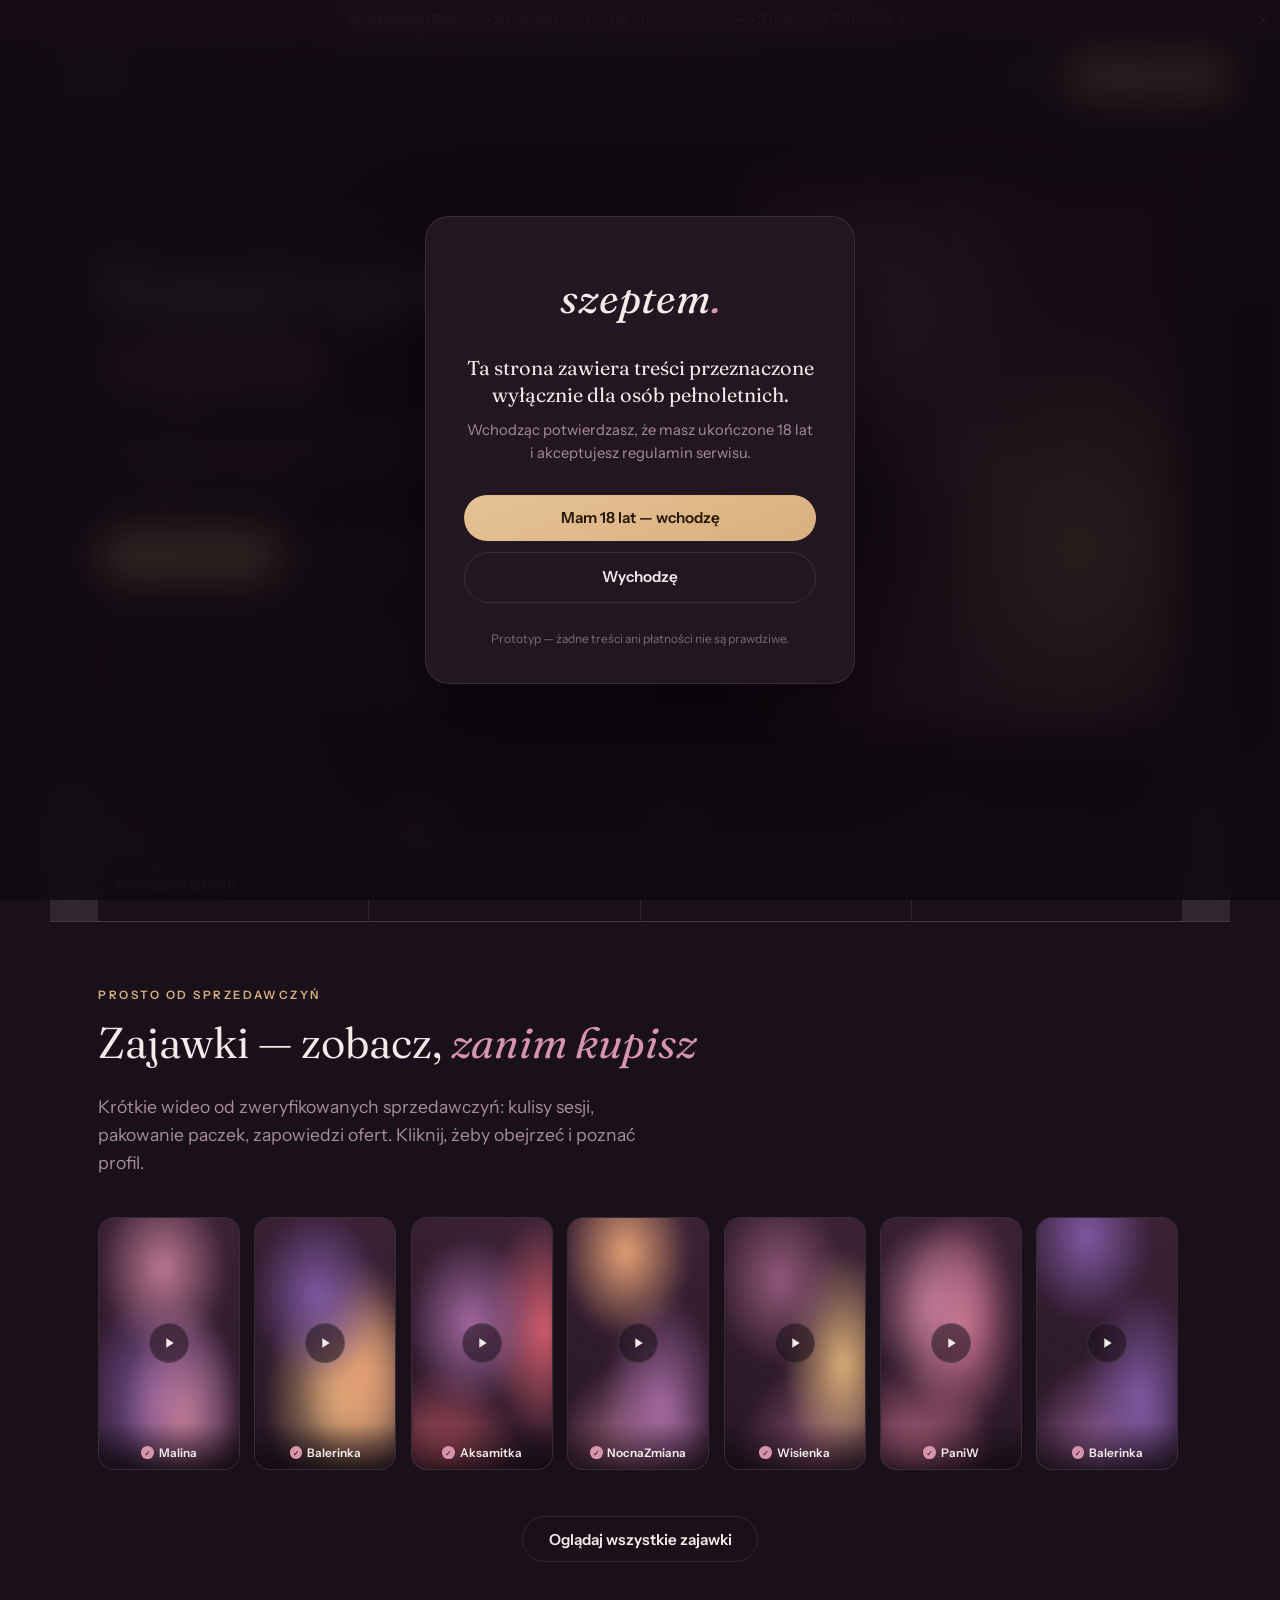
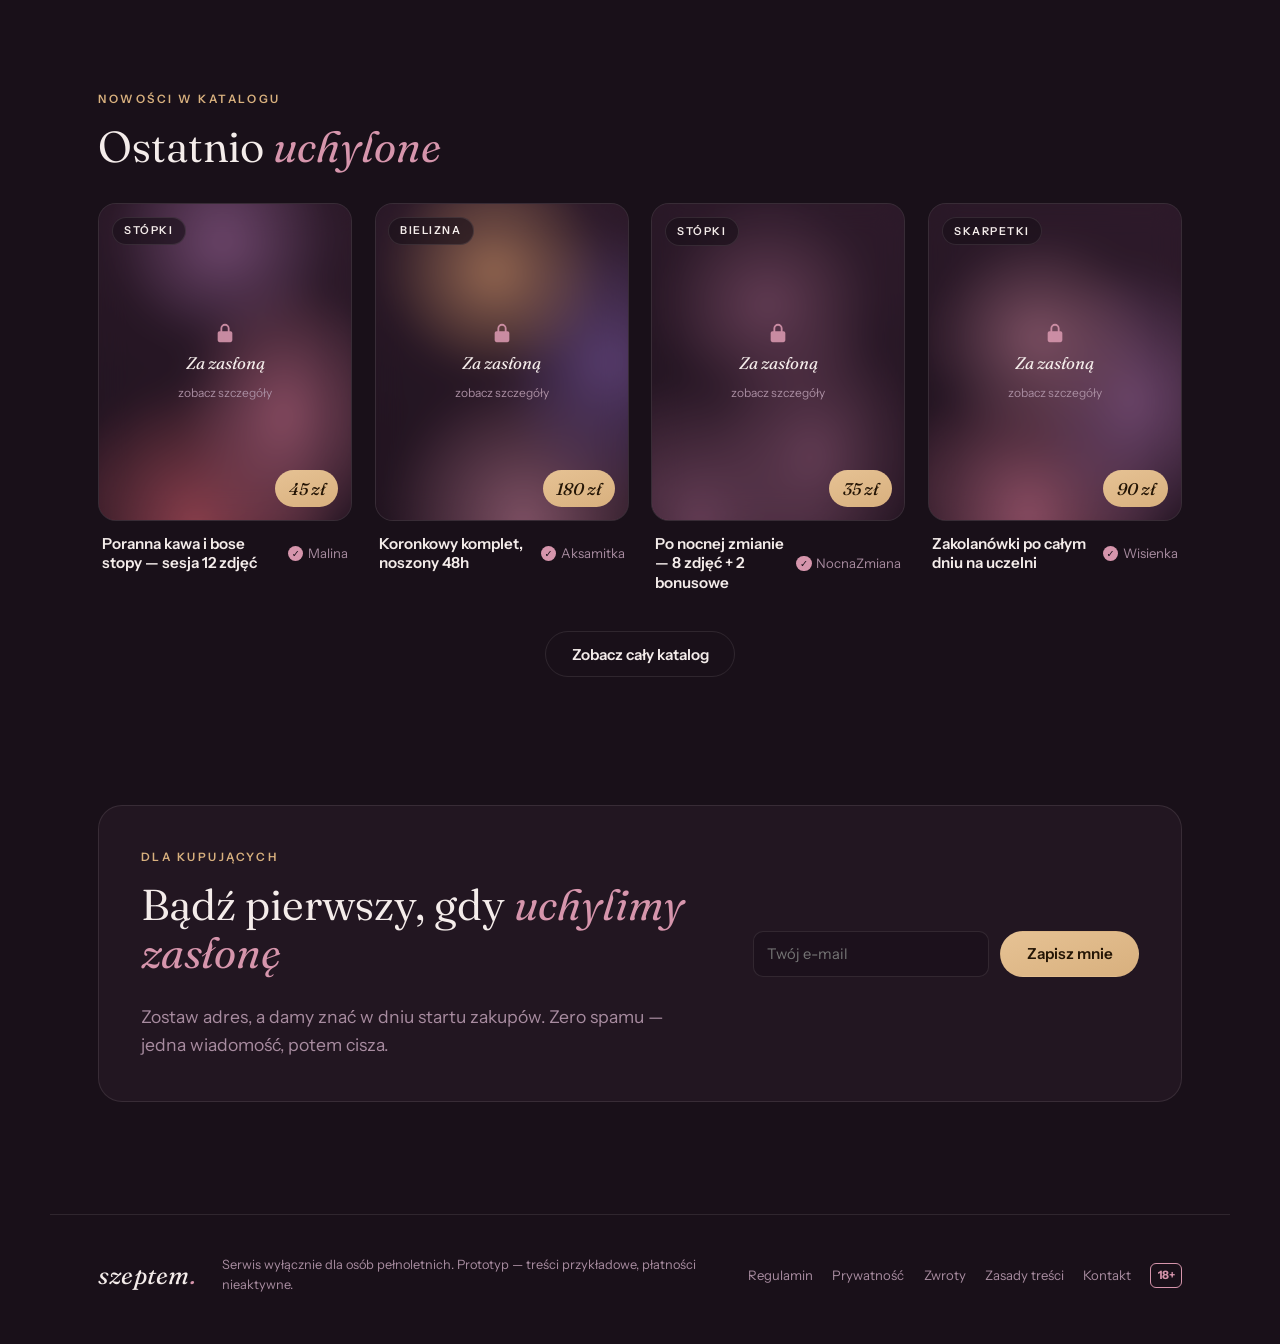
<file: index.html>
<!DOCTYPE html>
<html lang="pl">
<head>
<meta charset="UTF-8">
<meta name="viewport" content="width=device-width, initial-scale=1.0">
<title>szeptem — dyskretny marketplace dla dorosłych</title>
<meta name="description" content="Pierwszy polski marketplace 18+: zdjęcia stóp, noszona bielizna i prywatne kolekcje od zweryfikowanych sprzedawczyń. W złotówkach, po polsku, dyskretnie.">
<meta property="og:title" content="szeptem. — dyskretny marketplace 18+">
<meta property="og:description" content="Kupuj i sprzedawaj szeptem. Zweryfikowane sprzedawczynie, dyskretne płatności, ceny w złotówkach. Startujemy — pierwsze 20 sprzedawczyń: 0% prowizji przez 3 miesiące.">
<meta property="og:type" content="website">
<meta property="og:url" content="https://dolar93.github.io/szeptem/">
<meta property="og:image" content="https://dolar93.github.io/szeptem/og-image.png">
<meta property="og:locale" content="pl_PL">
<meta name="twitter:card" content="summary_large_image">
<meta name="theme-color" content="#191019">
<meta name="rating" content="RTA-5042-1996-1400-1577-RTA">
<link rel="manifest" href="site.webmanifest">
<link rel="icon" href="data:image/svg+xml,%3Csvg%20xmlns='http://www.w3.org/2000/svg'%20viewBox='0%200%2064%2064'%3E%3Crect%20width='64'%20height='64'%20rx='14'%20fill='%23191019'/%3E%3Ctext%20x='32'%20y='45'%20font-family='Georgia,serif'%20font-style='italic'%20font-size='38'%20fill='%23d695ac'%20text-anchor='middle'%3Es.%3C/text%3E%3C/svg%3E">
<link rel="preconnect" href="https://fonts.googleapis.com">
<link rel="preconnect" href="https://fonts.gstatic.com" crossorigin>
<link href="https://fonts.googleapis.com/css2?family=Fraunces:ital,opsz,wght@0,9..144,300..700;1,9..144,300..700&family=Instrument+Sans:ital,wght@0,400..700;1,400..700&display=swap" rel="stylesheet">
<link rel="stylesheet" href="css/style.css">
</head>
<body>

<!-- ══════════ BRAMKA 18+ ══════════ -->
<div class="agegate" id="agegate">
  <div class="agegate-card">
    <div class="wordmark wordmark-lg">szeptem<span class="wordmark-dot">.</span></div>
    <p class="agegate-lead">Ta strona zawiera treści przeznaczone wyłącznie dla&nbsp;osób pełnoletnich.</p>
    <p class="agegate-sub">Wchodząc potwierdzasz, że masz ukończone 18&nbsp;lat i&nbsp;akceptujesz regulamin serwisu.</p>
    <div class="agegate-actions">
      <button class="btn btn-gold" id="age-yes">Mam 18 lat — wchodzę</button>
      <a class="btn btn-ghost" href="https://www.google.com">Wychodzę</a>
    </div>
    <p class="agegate-note">Prototyp — żadne treści ani płatności nie są prawdziwe.</p>
  </div>
</div>

<!-- ══════════ BANER STARTOWY ══════════ -->
<div class="launch-banner" id="launch-banner" hidden>
  <p><strong>Startujemy!</strong> Pierwsze 20 sprzedawczyń nie płaci prowizji przez 3 miesiące.
    <a href="#" data-nav="sellers">Zgłoś się →</a></p>
  <button class="launch-banner-close" id="launch-banner-close" aria-label="Zamknij baner">×</button>
</div>

<!-- ══════════ NAGŁÓWEK ══════════ -->
<header class="topbar">
  <a class="wordmark" href="#" data-nav="home">szeptem<span class="wordmark-dot">.</span></a>
  <nav class="nav">
    <a href="#" data-nav="home" class="nav-link active">Start</a>
    <a href="#" data-nav="shorts" class="nav-link">Zajawki</a>
    <a href="#" data-nav="browse" class="nav-link">Katalog</a>
    <a href="#" data-nav="messages" class="nav-link">Wiadomości</a>
    <a href="#" data-nav="sellers" class="nav-link">Dla sprzedawczyń</a>
    <a href="#" data-nav="safety" class="nav-link">Bezpieczeństwo</a>
  </nav>
  <div class="topbar-actions" id="topbar-actions"></div>
</header>

<main>

<!-- ══════════ WIDOK: START ══════════ -->
<section class="view active" id="view-home">
  <div class="hero">
    <div class="hero-copy">
      <p class="eyebrow">Pierwszy polski marketplace 18+</p>
      <h1 class="display">Kupuj i&nbsp;sprzedawaj <em>szeptem</em></h1>
      <p class="lead">Zdjęcia stóp, noszona bielizna i&nbsp;prywatne kolekcje — od&nbsp;zweryfikowanych sprzedawczyń, bez pośredników z&nbsp;zagranicy, w&nbsp;złotówkach i&nbsp;po&nbsp;polsku.</p>
      <div class="hero-actions">
        <button class="btn btn-gold" data-nav="browse">Przeglądaj katalog</button>
        <button class="btn btn-ghost" data-nav="sellers">Zostań sprzedawczynią</button>
      </div>
      <ul class="hero-props">
        <li>Weryfikacja wieku i&nbsp;tożsamości każdej sprzedawczyni</li>
        <li>Dyskretne płatności i&nbsp;neutralna nazwa na&nbsp;wyciągu</li>
        <li>Automatyczny znak wodny na&nbsp;każdym podglądzie</li>
      </ul>
    </div>
    <div class="hero-visual">
      <div class="veil-card veil-hero" data-seed="7">
        <div class="veil-art"></div>
        <div class="veil-cover">
          <svg class="icon-lock" viewBox="0 0 24 24" width="26" height="26" aria-hidden="true"><path fill="currentColor" d="M12 2a5 5 0 0 0-5 5v3H6a2 2 0 0 0-2 2v8a2 2 0 0 0 2 2h12a2 2 0 0 0 2-2v-8a2 2 0 0 0-2-2h-1V7a5 5 0 0 0-5-5Zm-3 8V7a3 3 0 1 1 6 0v3H9Z"/></svg>
          <span>Treść za zasłoną</span>
          <small>odkryjesz ją po zakupie</small>
        </div>
      </div>
    </div>
  </div>

  <div class="strip">
    <div class="strip-item"><strong>0%</strong><span>prowizji przez 3 miesiące dla pierwszych 20 kont</span></div>
    <div class="strip-item"><strong>PLN</strong><span>ceny i wypłaty w złotówkach</span></div>
    <div class="strip-item"><strong>18+</strong><span>weryfikacja dowodem, nie deklaracją</span></div>
    <div class="strip-item"><strong>0</strong><span>prawdziwych imion w serwisie</span></div>
  </div>

  <div class="section">
    <p class="eyebrow">Prosto od sprzedawczyń</p>
    <h2 class="h2">Zajawki — zobacz, <em>zanim kupisz</em></h2>
    <p class="lead lead-narrow">Krótkie wideo od zweryfikowanych sprzedawczyń: kulisy sesji, pakowanie paczek, zapowiedzi ofert. Kliknij, żeby obejrzeć i&nbsp;poznać profil.</p>
    <div class="shorts-teaser" id="home-shorts"></div>
    <div class="section-more"><button class="btn btn-ghost" data-nav="shorts">Oglądaj wszystkie zajawki</button></div>
  </div>

  <div class="section">
    <p class="eyebrow">Nowości w katalogu</p>
    <h2 class="h2">Ostatnio <em>uchylone</em></h2>
    <div class="grid" id="home-grid"></div>
    <div class="section-more"><button class="btn btn-ghost" data-nav="browse">Zobacz cały katalog</button></div>
  </div>

  <div class="section">
    <div class="waitlist-card">
      <div>
        <p class="eyebrow">Dla kupujących</p>
        <h2 class="h2">Bądź pierwszy, gdy <em>uchylimy zasłonę</em></h2>
        <p class="lead">Zostaw adres, a damy znać w dniu startu zakupów. Zero spamu — jedna wiadomość, potem cisza.</p>
      </div>
      <form class="signup-form" id="waitlist-form">
        <input class="input" type="email" name="email" required placeholder="Twój e-mail" aria-label="Adres e-mail">
        <button class="btn btn-gold" type="submit">Zapisz mnie</button>
      </form>
    </div>
  </div>
</section>

<!-- ══════════ WIDOK: ZAJAWKI (shorts) ══════════ -->
<section class="view" id="view-shorts">
  <div class="shorts-wrap">
    <aside class="shorts-intro">
      <p class="eyebrow">Zajawki</p>
      <h2 class="h2">Krótko. Zmysłowo. <em>Szeptem.</em></h2>
      <p class="lead">Sprzedawczynie pokazują tu kulisy swoich ofert w&nbsp;kilkusekundowych klipach. Podgląd zawsze ze&nbsp;znakiem wodnym — pełna treść czeka za&nbsp;zasłoną.</p>
      <ul class="hero-props shorts-hints">
        <li>Przewijaj w dół, żeby oglądać kolejne</li>
        <li>Kliknij wideo, żeby przejść do profilu</li>
        <li>Złoty przycisk kupuje ofertę z zajawki</li>
      </ul>
    </aside>
    <div class="shorts-feed" id="shorts-feed" aria-label="Zajawki wideo"></div>
  </div>
</section>

<!-- ══════════ WIDOK: KATALOG ══════════ -->
<section class="view" id="view-browse">
  <div class="section">
    <p class="eyebrow">Katalog</p>
    <h2 class="h2">Wybierz, co Cię <em>kusi</em></h2>
    <div class="browse-controls">
      <input type="search" id="browse-search" class="input input-search"
             placeholder="Szukaj oferty albo sprzedawczyni…" aria-label="Szukaj w katalogu">
      <select id="browse-sort" class="input input-sort" aria-label="Sortowanie">
        <option value="featured">Polecane</option>
        <option value="new">Najnowsze</option>
        <option value="price-asc">Cena: od najniższej</option>
        <option value="price-desc">Cena: od najwyższej</option>
        <option value="popular">Najpopularniejsze</option>
      </select>
    </div>
    <div class="filters" id="filters"></div>
    <div class="grid" id="browse-grid"></div>
    <p class="browse-empty" id="browse-empty" hidden>Nic nie znaleziono — spróbuj innej frazy albo zmień kategorię.</p>
  </div>
</section>

<!-- ══════════ WIDOK: OFERTA ══════════ -->
<section class="view" id="view-listing">
  <div class="section" id="listing-root"></div>
</section>

<!-- ══════════ WIDOK: WIADOMOŚCI ══════════ -->
<section class="view" id="view-messages">
  <div class="section">
    <p class="eyebrow">Wiadomości</p>
    <h2 class="h2">Rozmowy <em>szeptem</em></h2>
    <div class="chat-shell" id="chat-shell">
      <aside class="chat-list" id="chat-list" aria-label="Lista rozmów"></aside>
      <div class="chat-pane" id="chat-pane"></div>
    </div>
  </div>
</section>

<!-- ══════════ WIDOK: PROFIL ══════════ -->
<section class="view" id="view-profile">
  <div class="section" id="profile-root"></div>
</section>

<!-- ══════════ WIDOK: DLA SPRZEDAWCZYŃ ══════════ -->
<section class="view" id="view-sellers">
  <div class="section">
    <p class="eyebrow">Dla sprzedawczyń</p>
    <h2 class="h2">Twoje zasady. Twoja cena. <em>Twoja anonimowość.</em></h2>
    <p class="lead lead-narrow">Zarabiasz na własnych warunkach — my pilnujemy dyskrecji, płatności i&nbsp;tego, żeby nikt nie&nbsp;ukradł Twoich zdjęć.</p>

    <ol class="steps">
      <li class="step">
        <span class="step-no">1</span>
        <h3>Weryfikacja</h3>
        <p>Dowód osobisty + selfie. Sprawdzamy pełnoletność i&nbsp;tożsamość, a&nbsp;potem te dane znikają z&nbsp;widoku — kupujący widzą wyłącznie Twój pseudonim.</p>
      </li>
      <li class="step">
        <span class="step-no">2</span>
        <h3>Wystawiasz oferty</h3>
        <p>Zdjęcia stóp, bielizna, zestawy, video. Sama ustalasz ceny. Każdy podgląd dostaje automatyczny znak wodny i&nbsp;trafia za&nbsp;zasłonę.</p>
      </li>
      <li class="step">
        <span class="step-no">3</span>
        <h3>Wypłacasz</h3>
        <p>Pionierki przez 3&nbsp;miesiące nie płacą prowizji. Później prowizja serwisu pokrywa dyskretne płatności 18+ i&nbsp;ochronę treści. Wypłata na&nbsp;konto lub w&nbsp;krypto, z&nbsp;neutralnym tytułem przelewu.</p>
      </li>
    </ol>

    <div class="founding-box" id="founding">
      <p class="eyebrow">Oferta na start</p>
      <h3>Zostań jedną z 20 <em>pierwszych</em></h3>
      <p class="founding-lead">Budujemy pierwszy polski marketplace tej kategorii i szukamy sprzedawczyń na start.
        Pierwsze 20 zweryfikowanych kont: <strong>0% prowizji przez 3 miesiące</strong>, wpływ na rozwój serwisu
        i stała odznaka „Pionierka" na profilu. <span class="pioneer-spots" id="pioneer-spots"></span></p>
      <form class="signup-form founding-form" id="founding-form">
        <div class="founding-fields">
          <input class="input" type="text" name="pseudonim" required maxlength="40"
                 placeholder="Pseudonim (nie podawaj imienia)" aria-label="Pseudonim">
          <input class="input" type="text" name="kontakt" required maxlength="80"
                 placeholder="Kontakt: e-mail albo @telegram" aria-label="Kontakt">
          <input class="input" type="text" name="doswiadczenie" maxlength="120"
                 placeholder="Sprzedajesz już gdzieś? (opcjonalnie: OF / Fansly / inne)" aria-label="Doświadczenie">
        </div>
        <label class="founding-consent">
          <input type="checkbox" required> Mam ukończone 18 lat i zgłaszam się dobrowolnie.
        </label>
        <button class="btn btn-gold" type="submit">Zgłaszam się na listę pionierek</button>
      </form>
      <p class="seller-cta-note">Zgłoszenie nie zobowiązuje do niczego — odezwiemy się z detalami przed startem.</p>
    </div>

    <div class="seller-cta">
      <span class="seller-cta-note">Chcesz najpierw zobaczyć, jak będzie wyglądał Twój panel?</span>
      <button class="btn btn-ghost btn-sm" id="btn-seller-signup">Wypróbuj konto demo</button>
    </div>
  </div>
</section>

<!-- ══════════ WIDOK: PANEL SPRZEDAWCZYNI ══════════ -->
<section class="view" id="view-panel">
  <div class="section" id="panel-root"></div>
</section>

<!-- ══════════ WIDOK: BEZPIECZEŃSTWO ══════════ -->
<section class="view" id="view-safety">
  <div class="section">
    <p class="eyebrow">Bezpieczeństwo</p>
    <h2 class="h2">Dyskrecja to nie dodatek. <em>To fundament.</em></h2>
    <div class="safety-grid">
      <div class="safety-card">
        <h3>Weryfikacja 18+</h3>
        <p>Każda sprzedawczyni przechodzi weryfikację dowodem osobistym i&nbsp;selfie. Konta bez weryfikacji nie mogą niczego wystawić.</p>
      </div>
      <div class="safety-card">
        <h3>Anonimowość obu stron</h3>
        <p>Pseudonimy zamiast imion, brak publicznych danych kontaktowych. Wiadomości tylko wewnątrz serwisu.</p>
      </div>
      <div class="safety-card">
        <h3>Neutralne płatności</h3>
        <p>Na wyciągu z banku pojawia się neutralna nazwa firmy — nigdy nazwa serwisu ani opis zakupu.</p>
      </div>
      <div class="safety-card">
        <h3>Ochrona treści</h3>
        <p>Znaki wodne na podglądach, blokada zapisu, zgłoszenia DMCA w&nbsp;imieniu sprzedawczyń, gdy ktoś wyniesie treści poza serwis.</p>
      </div>
      <div class="safety-card">
        <h3>Moderacja</h3>
        <p>Każda oferta przechodzi przez moderację przed publikacją. Zero tolerancji dla treści niezgodnych z&nbsp;prawem lub wystawianych bez zgody.</p>
      </div>
      <div class="safety-card">
        <h3>RODO</h3>
        <p>Dane weryfikacyjne przechowywane osobno od&nbsp;profilu, szyfrowane, usuwane na&nbsp;żądanie po&nbsp;zamknięciu konta.</p>
      </div>
    </div>
  </div>
</section>

</main>

<!-- ══════════ MODAL ZAKUPU ══════════ -->
<div class="modal-backdrop" id="modal" hidden>
  <div class="modal" role="dialog" aria-modal="true" aria-labelledby="modal-title">
    <button class="modal-close" id="modal-close" aria-label="Zamknij">×</button>
    <div id="modal-body"></div>
  </div>
</div>

<footer class="footer">
  <div class="wordmark">szeptem<span class="wordmark-dot">.</span></div>
  <p>Serwis wyłącznie dla osób pełnoletnich. Prototyp — treści przykładowe, płatności nieaktywne.</p>
  <nav class="footer-links">
    <a href="regulamin.html">Regulamin</a>
    <a href="prywatnosc.html">Prywatność</a>
    <a href="zwroty.html">Zwroty</a>
    <a href="tresci.html">Zasady treści</a>
    <a href="kontakt.html">Kontakt</a>
    <span class="badge-18">18+</span>
  </nav>
</footer>

<script src="js/data.js"></script>
<script src="js/app.js"></script>
</body>
</html>
</file>
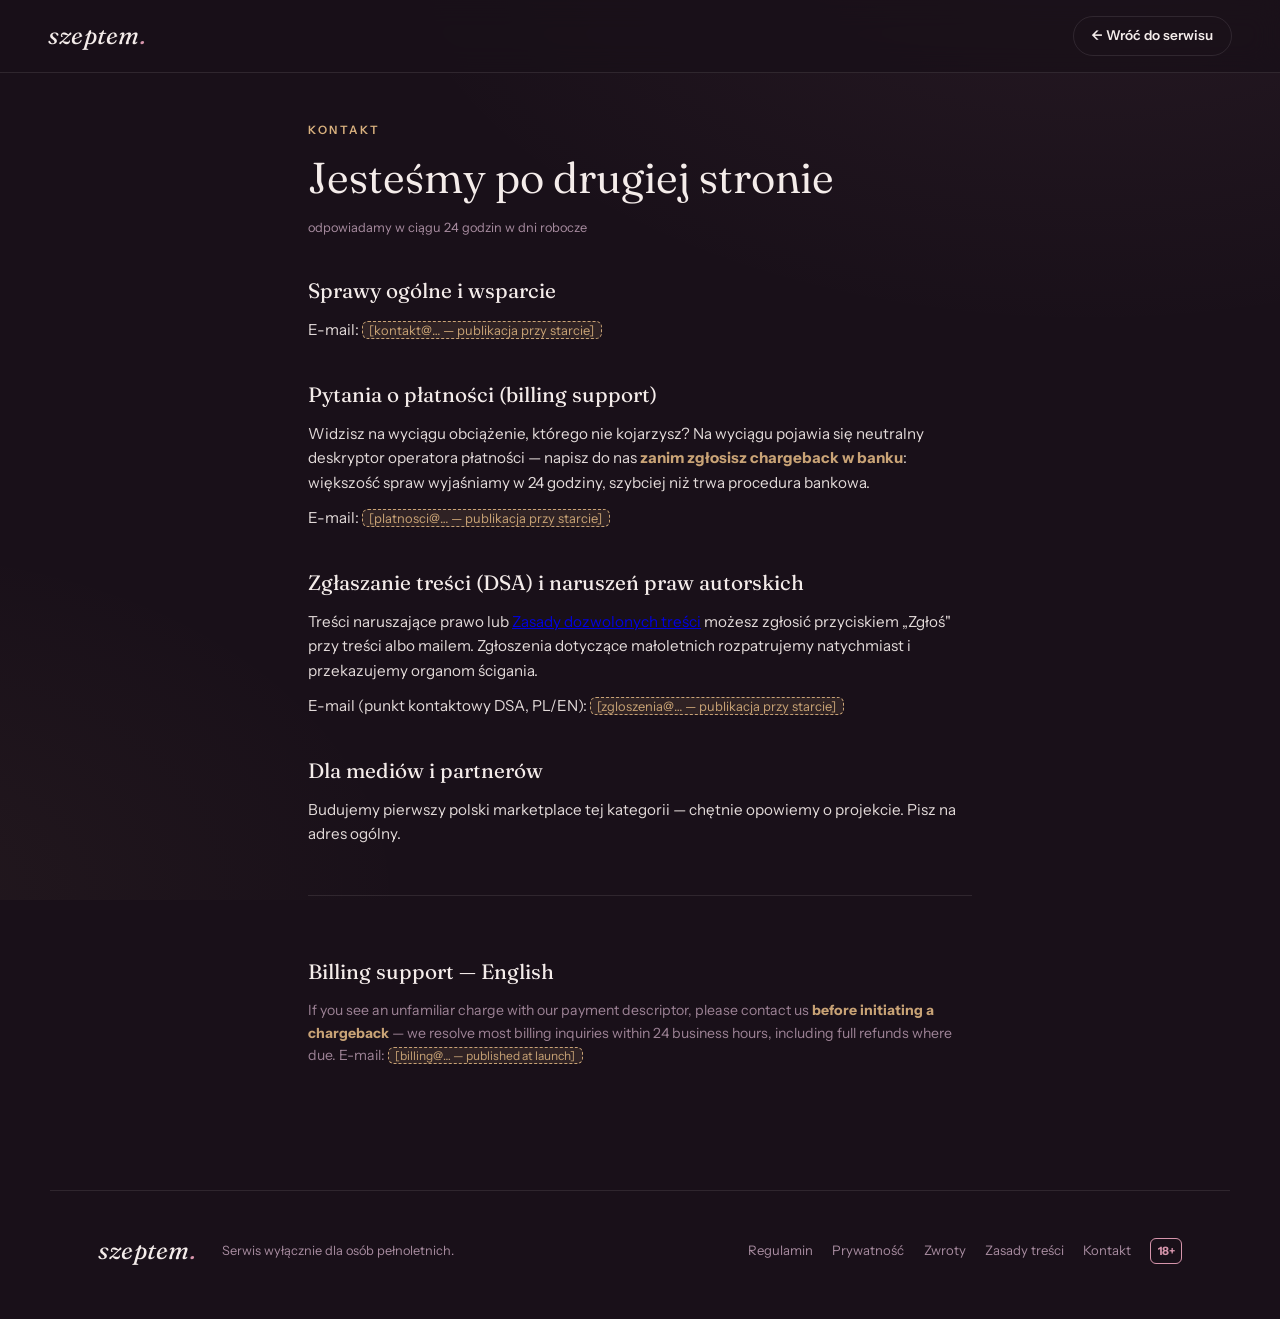
<file: kontakt.html>
<!DOCTYPE html>
<html lang="pl">
<head>
<meta charset="UTF-8">
<meta name="viewport" content="width=device-width, initial-scale=1.0">
<title>Kontakt / Billing support — szeptem.</title>
<meta name="robots" content="noindex">
<meta name="theme-color" content="#191019">
<link rel="preconnect" href="https://fonts.googleapis.com">
<link rel="preconnect" href="https://fonts.gstatic.com" crossorigin>
<link href="https://fonts.googleapis.com/css2?family=Fraunces:ital,opsz,wght@0,9..144,300..700;1,9..144,300..700&family=Instrument+Sans:ital,wght@0,400..700;1,400..700&display=swap" rel="stylesheet">
<link rel="stylesheet" href="css/style.css">
<link rel="icon" href="data:image/svg+xml,%3Csvg%20xmlns='http://www.w3.org/2000/svg'%20viewBox='0%200%2064%2064'%3E%3Crect%20width='64'%20height='64'%20rx='14'%20fill='%23191019'/%3E%3Ctext%20x='32'%20y='45'%20font-family='Georgia,serif'%20font-style='italic'%20font-size='38'%20fill='%23d695ac'%20text-anchor='middle'%3Es.%3C/text%3E%3C/svg%3E">
</head>
<body>

<header class="topbar">
  <a class="wordmark" href="index.html">szeptem<span class="wordmark-dot">.</span></a>
  <nav class="nav"></nav>
  <div class="topbar-actions"><a class="btn btn-ghost btn-sm" href="index.html">← Wróć do serwisu</a></div>
</header>

<main class="legal-wrap">
  <p class="eyebrow">Kontakt</p>
  <h1 class="h2">Jesteśmy po drugiej stronie</h1>
  <p class="legal-meta">odpowiadamy w ciągu 24 godzin w dni robocze</p>

  <article class="legal-content">
    <h2>Sprawy ogólne i wsparcie</h2>
    <p>E-mail: <span class="legal-todo">[kontakt@… — publikacja przy starcie]</span></p>

    <h2>Pytania o płatności (billing support)</h2>
    <p>Widzisz na wyciągu obciążenie, którego nie kojarzysz? Na wyciągu pojawia się neutralny deskryptor operatora płatności — napisz do nas <strong>zanim zgłosisz chargeback w banku</strong>: większość spraw wyjaśniamy w 24 godziny, szybciej niż trwa procedura bankowa.</p>
    <p>E-mail: <span class="legal-todo">[platnosci@… — publikacja przy starcie]</span></p>

    <h2>Zgłaszanie treści (DSA) i naruszeń praw autorskich</h2>
    <p>Treści naruszające prawo lub <a href="tresci.html">Zasady dozwolonych treści</a> możesz zgłosić przyciskiem „Zgłoś" przy treści albo mailem. Zgłoszenia dotyczące małoletnich rozpatrujemy natychmiast i przekazujemy organom ścigania.</p>
    <p>E-mail (punkt kontaktowy DSA, PL/EN): <span class="legal-todo">[zgloszenia@… — publikacja przy starcie]</span></p>

    <h2>Dla mediów i partnerów</h2>
    <p>Budujemy pierwszy polski marketplace tej kategorii — chętnie opowiemy o projekcie. Pisz na adres ogólny.</p>

    <div class="legal-en">
      <h2>Billing support — English</h2>
      <p>If you see an unfamiliar charge with our payment descriptor, please contact us <strong>before initiating a chargeback</strong> — we resolve most billing inquiries within 24 business hours, including full refunds where due. E-mail: <span class="legal-todo">[billing@… — published at launch]</span></p>
    </div>
  </article>
</main>

<footer class="footer">
  <div class="wordmark">szeptem<span class="wordmark-dot">.</span></div>
  <p>Serwis wyłącznie dla osób pełnoletnich.</p>
  <nav class="footer-links">
    <a href="regulamin.html">Regulamin</a>
    <a href="prywatnosc.html">Prywatność</a>
    <a href="zwroty.html">Zwroty</a>
    <a href="tresci.html">Zasady treści</a>
    <a href="kontakt.html">Kontakt</a>
    <span class="badge-18">18+</span>
  </nav>
</footer>

</body>
</html>
</file>
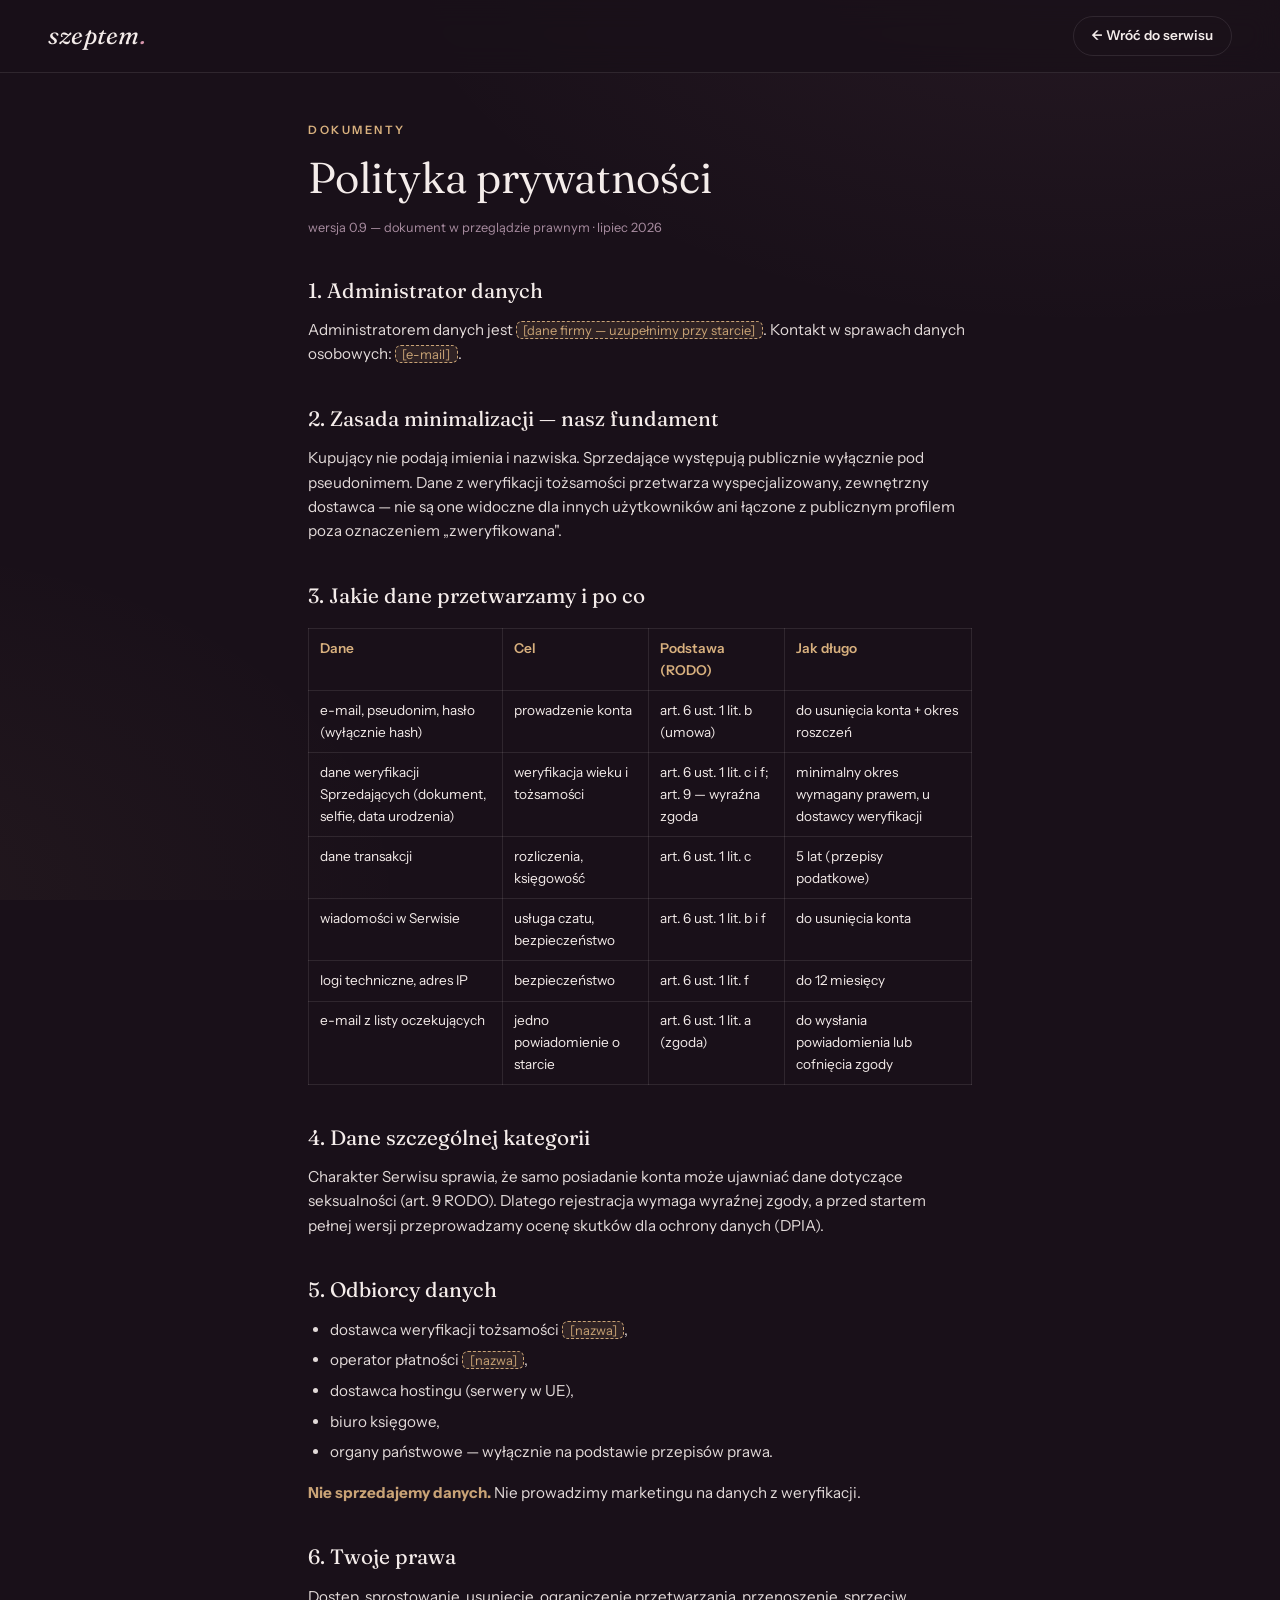
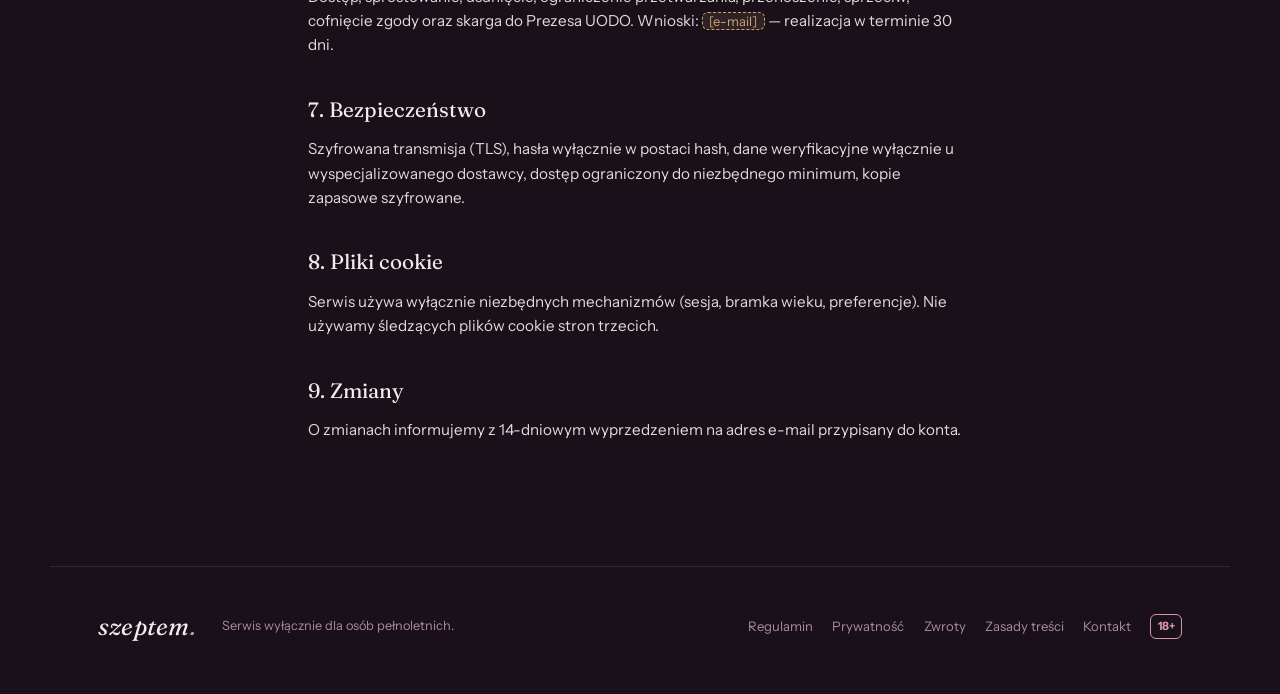
<file: prywatnosc.html>
<!DOCTYPE html>
<html lang="pl">
<head>
<meta charset="UTF-8">
<meta name="viewport" content="width=device-width, initial-scale=1.0">
<title>Polityka prywatności — szeptem.</title>
<meta name="robots" content="noindex">
<meta name="theme-color" content="#191019">
<link rel="preconnect" href="https://fonts.googleapis.com">
<link rel="preconnect" href="https://fonts.gstatic.com" crossorigin>
<link href="https://fonts.googleapis.com/css2?family=Fraunces:ital,opsz,wght@0,9..144,300..700;1,9..144,300..700&family=Instrument+Sans:ital,wght@0,400..700;1,400..700&display=swap" rel="stylesheet">
<link rel="stylesheet" href="css/style.css">
<link rel="icon" href="data:image/svg+xml,%3Csvg%20xmlns='http://www.w3.org/2000/svg'%20viewBox='0%200%2064%2064'%3E%3Crect%20width='64'%20height='64'%20rx='14'%20fill='%23191019'/%3E%3Ctext%20x='32'%20y='45'%20font-family='Georgia,serif'%20font-style='italic'%20font-size='38'%20fill='%23d695ac'%20text-anchor='middle'%3Es.%3C/text%3E%3C/svg%3E">
</head>
<body>

<header class="topbar">
  <a class="wordmark" href="index.html">szeptem<span class="wordmark-dot">.</span></a>
  <nav class="nav"></nav>
  <div class="topbar-actions"><a class="btn btn-ghost btn-sm" href="index.html">← Wróć do serwisu</a></div>
</header>

<main class="legal-wrap">
  <p class="eyebrow">Dokumenty</p>
  <h1 class="h2">Polityka prywatności</h1>
  <p class="legal-meta">wersja 0.9 — dokument w przeglądzie prawnym · lipiec 2026</p>

  <article class="legal-content">
    <h2>1. Administrator danych</h2>
    <p>Administratorem danych jest <span class="legal-todo">[dane firmy — uzupełnimy przy starcie]</span>. Kontakt w sprawach danych osobowych: <span class="legal-todo">[e-mail]</span>.</p>

    <h2>2. Zasada minimalizacji — nasz fundament</h2>
    <p>Kupujący nie podają imienia i nazwiska. Sprzedające występują publicznie wyłącznie pod pseudonimem. Dane z weryfikacji tożsamości przetwarza wyspecjalizowany, zewnętrzny dostawca — nie są one widoczne dla innych użytkowników ani łączone z publicznym profilem poza oznaczeniem „zweryfikowana".</p>

    <h2>3. Jakie dane przetwarzamy i po co</h2>
    <table>
      <tr><th>Dane</th><th>Cel</th><th>Podstawa (RODO)</th><th>Jak długo</th></tr>
      <tr><td>e-mail, pseudonim, hasło (wyłącznie hash)</td><td>prowadzenie konta</td><td>art. 6 ust. 1 lit. b (umowa)</td><td>do usunięcia konta + okres roszczeń</td></tr>
      <tr><td>dane weryfikacji Sprzedających (dokument, selfie, data urodzenia)</td><td>weryfikacja wieku i tożsamości</td><td>art. 6 ust. 1 lit. c i f; art. 9 — wyraźna zgoda</td><td>minimalny okres wymagany prawem, u dostawcy weryfikacji</td></tr>
      <tr><td>dane transakcji</td><td>rozliczenia, księgowość</td><td>art. 6 ust. 1 lit. c</td><td>5 lat (przepisy podatkowe)</td></tr>
      <tr><td>wiadomości w Serwisie</td><td>usługa czatu, bezpieczeństwo</td><td>art. 6 ust. 1 lit. b i f</td><td>do usunięcia konta</td></tr>
      <tr><td>logi techniczne, adres IP</td><td>bezpieczeństwo</td><td>art. 6 ust. 1 lit. f</td><td>do 12 miesięcy</td></tr>
      <tr><td>e-mail z listy oczekujących</td><td>jedno powiadomienie o starcie</td><td>art. 6 ust. 1 lit. a (zgoda)</td><td>do wysłania powiadomienia lub cofnięcia zgody</td></tr>
    </table>

    <h2>4. Dane szczególnej kategorii</h2>
    <p>Charakter Serwisu sprawia, że samo posiadanie konta może ujawniać dane dotyczące seksualności (art. 9 RODO). Dlatego rejestracja wymaga wyraźnej zgody, a przed startem pełnej wersji przeprowadzamy ocenę skutków dla ochrony danych (DPIA).</p>

    <h2>5. Odbiorcy danych</h2>
    <ul>
      <li>dostawca weryfikacji tożsamości <span class="legal-todo">[nazwa]</span>,</li>
      <li>operator płatności <span class="legal-todo">[nazwa]</span>,</li>
      <li>dostawca hostingu (serwery w UE),</li>
      <li>biuro księgowe,</li>
      <li>organy państwowe — wyłącznie na podstawie przepisów prawa.</li>
    </ul>
    <p><strong>Nie sprzedajemy danych.</strong> Nie prowadzimy marketingu na danych z weryfikacji.</p>

    <h2>6. Twoje prawa</h2>
    <p>Dostęp, sprostowanie, usunięcie, ograniczenie przetwarzania, przenoszenie, sprzeciw, cofnięcie zgody oraz skarga do Prezesa UODO. Wnioski: <span class="legal-todo">[e-mail]</span> — realizacja w terminie 30 dni.</p>

    <h2>7. Bezpieczeństwo</h2>
    <p>Szyfrowana transmisja (TLS), hasła wyłącznie w postaci hash, dane weryfikacyjne wyłącznie u wyspecjalizowanego dostawcy, dostęp ograniczony do niezbędnego minimum, kopie zapasowe szyfrowane.</p>

    <h2>8. Pliki cookie</h2>
    <p>Serwis używa wyłącznie niezbędnych mechanizmów (sesja, bramka wieku, preferencje). Nie używamy śledzących plików cookie stron trzecich.</p>

    <h2>9. Zmiany</h2>
    <p>O zmianach informujemy z 14-dniowym wyprzedzeniem na adres e-mail przypisany do konta.</p>
  </article>
</main>

<footer class="footer">
  <div class="wordmark">szeptem<span class="wordmark-dot">.</span></div>
  <p>Serwis wyłącznie dla osób pełnoletnich.</p>
  <nav class="footer-links">
    <a href="regulamin.html">Regulamin</a>
    <a href="prywatnosc.html">Prywatność</a>
    <a href="zwroty.html">Zwroty</a>
    <a href="tresci.html">Zasady treści</a>
    <a href="kontakt.html">Kontakt</a>
    <span class="badge-18">18+</span>
  </nav>
</footer>

</body>
</html>
</file>
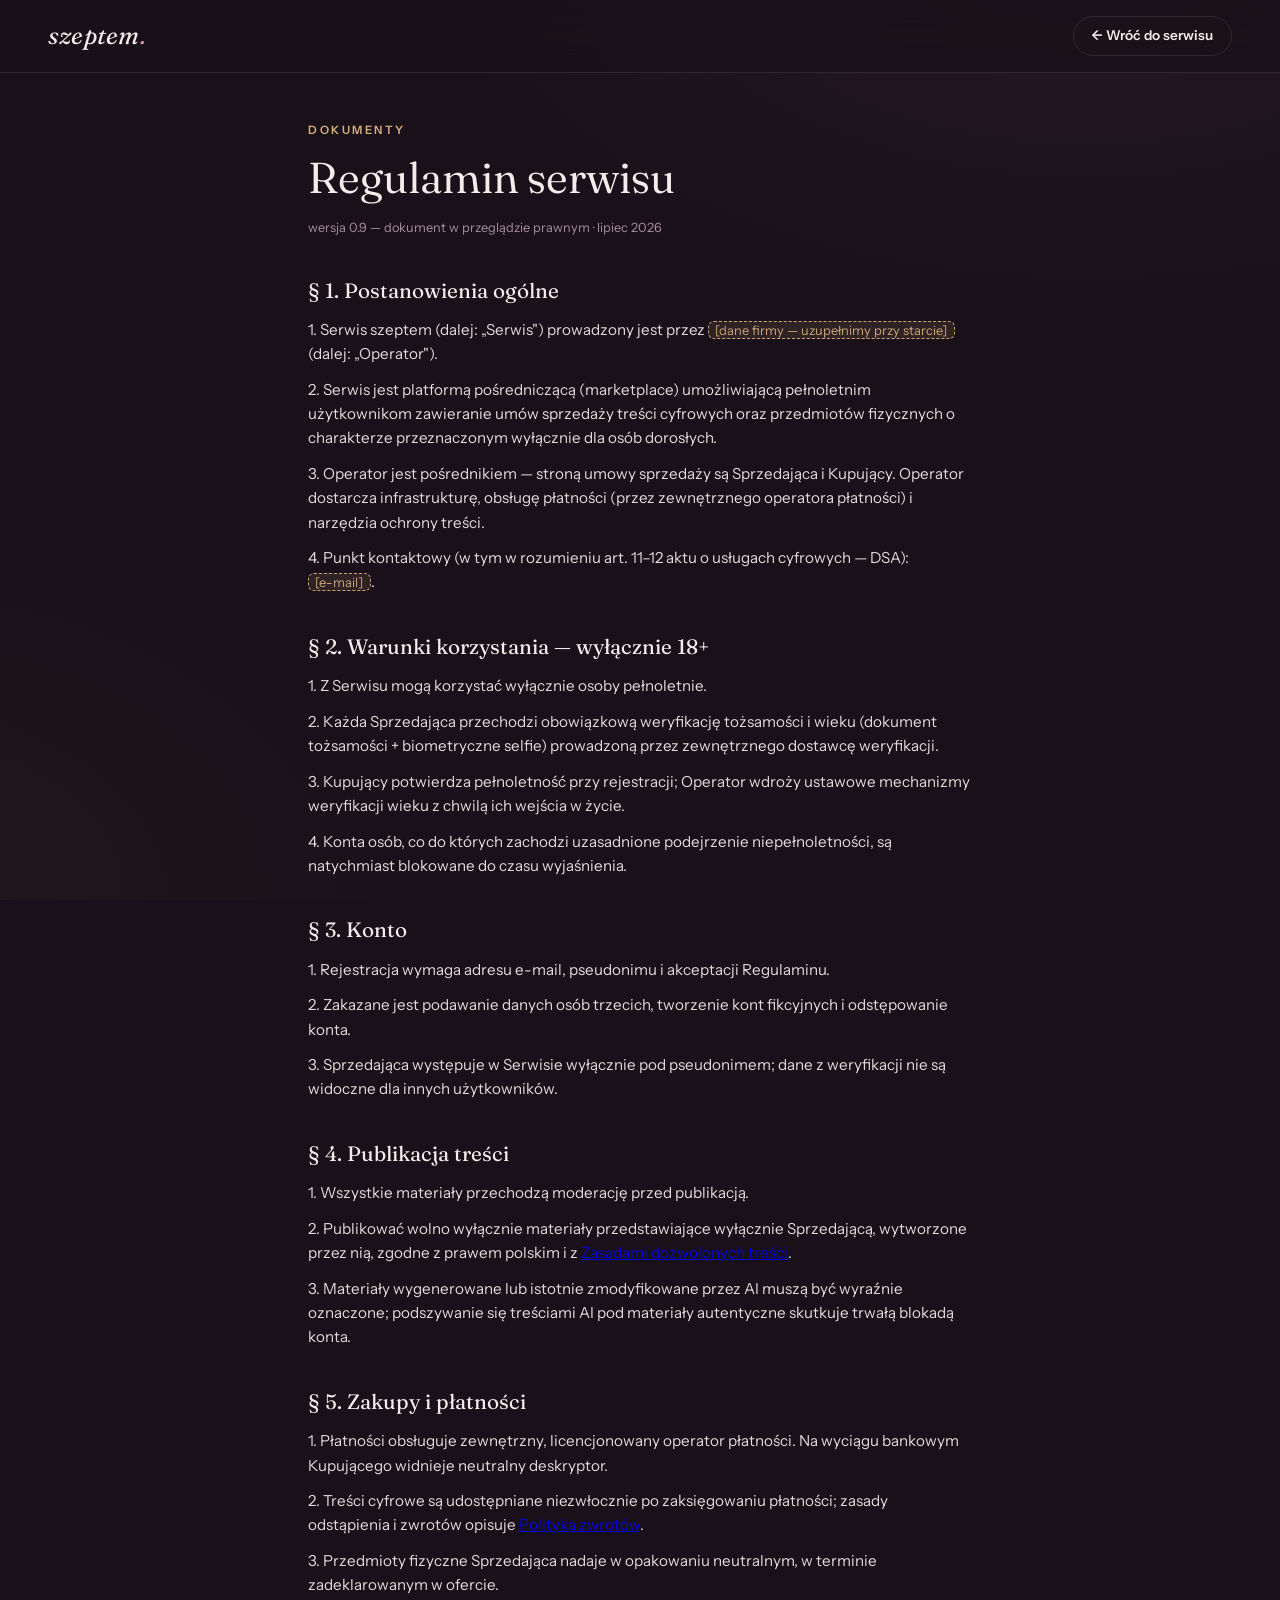
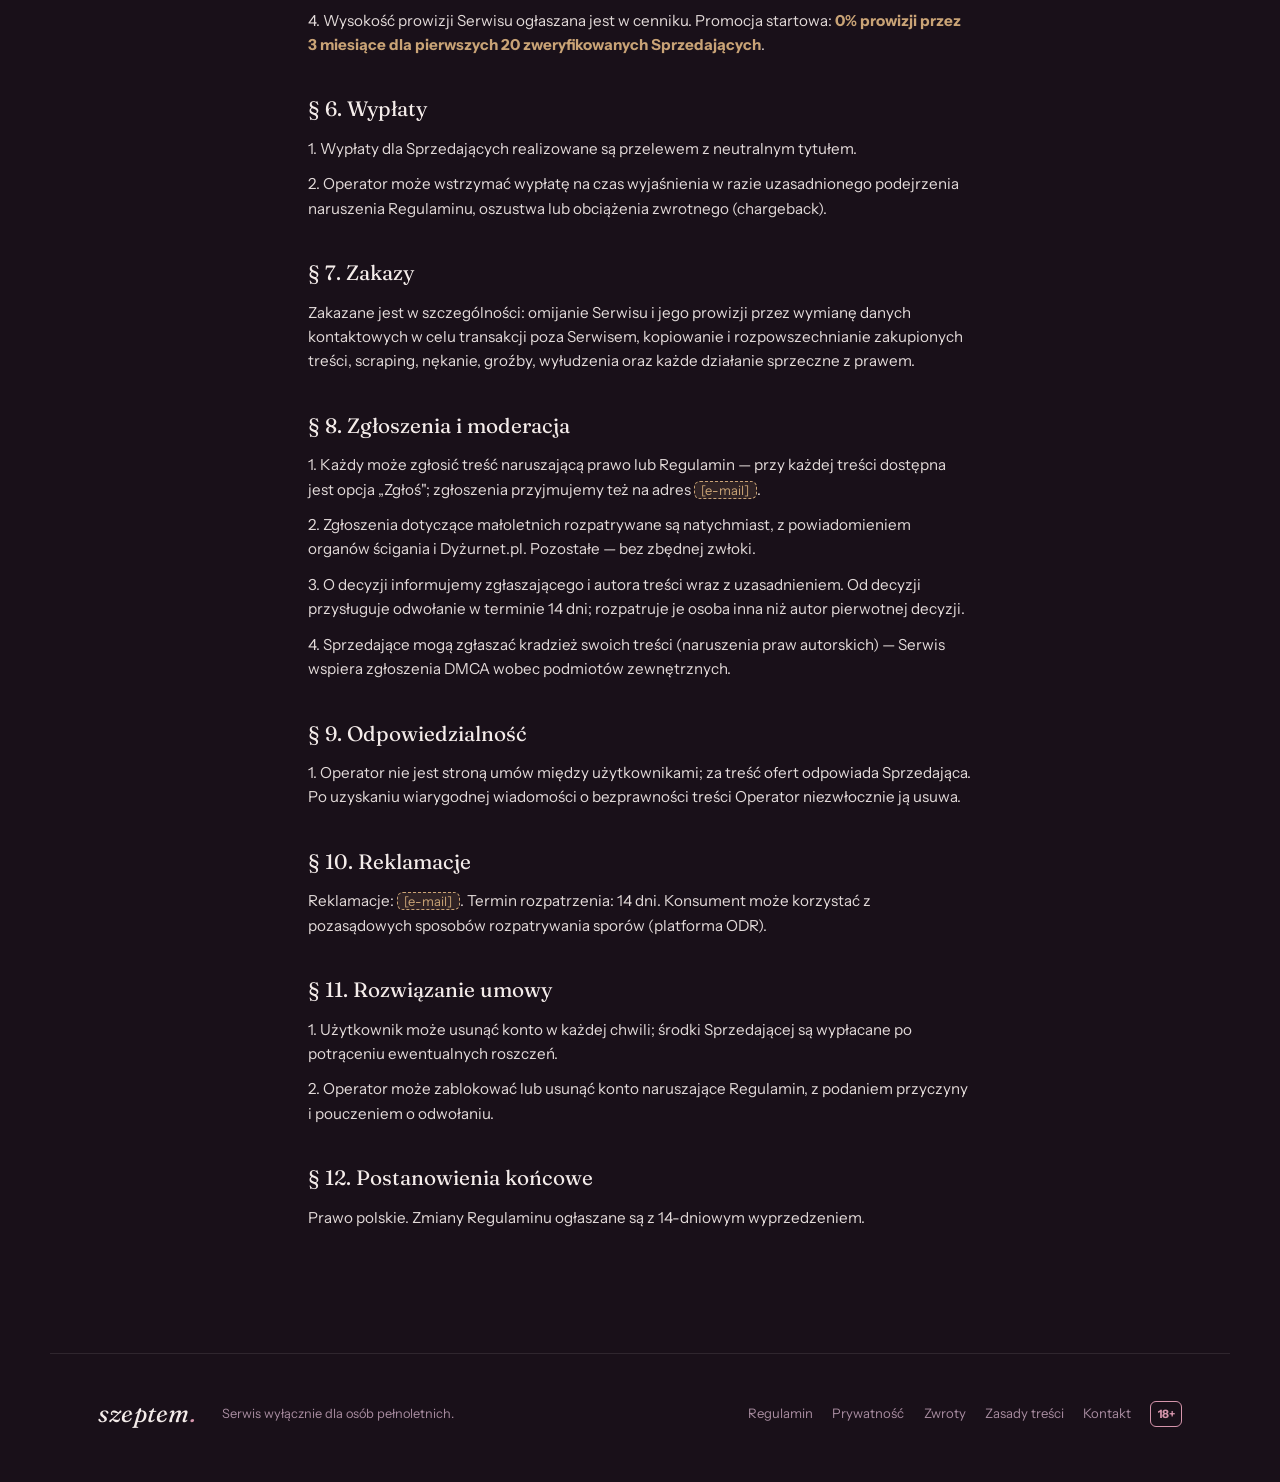
<file: regulamin.html>
<!DOCTYPE html>
<html lang="pl">
<head>
<meta charset="UTF-8">
<meta name="viewport" content="width=device-width, initial-scale=1.0">
<title>Regulamin — szeptem.</title>
<meta name="robots" content="noindex">
<meta name="theme-color" content="#191019">
<link rel="preconnect" href="https://fonts.googleapis.com">
<link rel="preconnect" href="https://fonts.gstatic.com" crossorigin>
<link href="https://fonts.googleapis.com/css2?family=Fraunces:ital,opsz,wght@0,9..144,300..700;1,9..144,300..700&family=Instrument+Sans:ital,wght@0,400..700;1,400..700&display=swap" rel="stylesheet">
<link rel="stylesheet" href="css/style.css">
<link rel="icon" href="data:image/svg+xml,%3Csvg%20xmlns='http://www.w3.org/2000/svg'%20viewBox='0%200%2064%2064'%3E%3Crect%20width='64'%20height='64'%20rx='14'%20fill='%23191019'/%3E%3Ctext%20x='32'%20y='45'%20font-family='Georgia,serif'%20font-style='italic'%20font-size='38'%20fill='%23d695ac'%20text-anchor='middle'%3Es.%3C/text%3E%3C/svg%3E">
</head>
<body>

<header class="topbar">
  <a class="wordmark" href="index.html">szeptem<span class="wordmark-dot">.</span></a>
  <nav class="nav"></nav>
  <div class="topbar-actions"><a class="btn btn-ghost btn-sm" href="index.html">← Wróć do serwisu</a></div>
</header>

<main class="legal-wrap">
  <p class="eyebrow">Dokumenty</p>
  <h1 class="h2">Regulamin serwisu</h1>
  <p class="legal-meta">wersja 0.9 — dokument w przeglądzie prawnym · lipiec 2026</p>

  <article class="legal-content">
    <h2>§ 1. Postanowienia ogólne</h2>
    <p>1. Serwis szeptem (dalej: „Serwis") prowadzony jest przez <span class="legal-todo">[dane firmy — uzupełnimy przy starcie]</span> (dalej: „Operator").</p>
    <p>2. Serwis jest platformą pośredniczącą (marketplace) umożliwiającą pełnoletnim użytkownikom zawieranie umów sprzedaży treści cyfrowych oraz przedmiotów fizycznych o charakterze przeznaczonym wyłącznie dla osób dorosłych.</p>
    <p>3. Operator jest pośrednikiem — stroną umowy sprzedaży są Sprzedająca i Kupujący. Operator dostarcza infrastrukturę, obsługę płatności (przez zewnętrznego operatora płatności) i narzędzia ochrony treści.</p>
    <p>4. Punkt kontaktowy (w tym w rozumieniu art. 11–12 aktu o usługach cyfrowych — DSA): <span class="legal-todo">[e-mail]</span>.</p>

    <h2>§ 2. Warunki korzystania — wyłącznie 18+</h2>
    <p>1. Z Serwisu mogą korzystać wyłącznie osoby pełnoletnie.</p>
    <p>2. Każda Sprzedająca przechodzi obowiązkową weryfikację tożsamości i wieku (dokument tożsamości + biometryczne selfie) prowadzoną przez zewnętrznego dostawcę weryfikacji.</p>
    <p>3. Kupujący potwierdza pełnoletność przy rejestracji; Operator wdroży ustawowe mechanizmy weryfikacji wieku z chwilą ich wejścia w życie.</p>
    <p>4. Konta osób, co do których zachodzi uzasadnione podejrzenie niepełnoletności, są natychmiast blokowane do czasu wyjaśnienia.</p>

    <h2>§ 3. Konto</h2>
    <p>1. Rejestracja wymaga adresu e-mail, pseudonimu i akceptacji Regulaminu.</p>
    <p>2. Zakazane jest podawanie danych osób trzecich, tworzenie kont fikcyjnych i odstępowanie konta.</p>
    <p>3. Sprzedająca występuje w Serwisie wyłącznie pod pseudonimem; dane z weryfikacji nie są widoczne dla innych użytkowników.</p>

    <h2>§ 4. Publikacja treści</h2>
    <p>1. Wszystkie materiały przechodzą moderację przed publikacją.</p>
    <p>2. Publikować wolno wyłącznie materiały przedstawiające wyłącznie Sprzedającą, wytworzone przez nią, zgodne z prawem polskim i z <a href="tresci.html">Zasadami dozwolonych treści</a>.</p>
    <p>3. Materiały wygenerowane lub istotnie zmodyfikowane przez AI muszą być wyraźnie oznaczone; podszywanie się treściami AI pod materiały autentyczne skutkuje trwałą blokadą konta.</p>

    <h2>§ 5. Zakupy i płatności</h2>
    <p>1. Płatności obsługuje zewnętrzny, licencjonowany operator płatności. Na wyciągu bankowym Kupującego widnieje neutralny deskryptor.</p>
    <p>2. Treści cyfrowe są udostępniane niezwłocznie po zaksięgowaniu płatności; zasady odstąpienia i zwrotów opisuje <a href="zwroty.html">Polityka zwrotów</a>.</p>
    <p>3. Przedmioty fizyczne Sprzedająca nadaje w opakowaniu neutralnym, w terminie zadeklarowanym w ofercie.</p>
    <p>4. Wysokość prowizji Serwisu ogłaszana jest w cenniku. Promocja startowa: <strong>0% prowizji przez 3 miesiące dla pierwszych 20 zweryfikowanych Sprzedających</strong>.</p>

    <h2>§ 6. Wypłaty</h2>
    <p>1. Wypłaty dla Sprzedających realizowane są przelewem z neutralnym tytułem.</p>
    <p>2. Operator może wstrzymać wypłatę na czas wyjaśnienia w razie uzasadnionego podejrzenia naruszenia Regulaminu, oszustwa lub obciążenia zwrotnego (chargeback).</p>

    <h2>§ 7. Zakazy</h2>
    <p>Zakazane jest w szczególności: omijanie Serwisu i jego prowizji przez wymianę danych kontaktowych w celu transakcji poza Serwisem, kopiowanie i rozpowszechnianie zakupionych treści, scraping, nękanie, groźby, wyłudzenia oraz każde działanie sprzeczne z prawem.</p>

    <h2>§ 8. Zgłoszenia i moderacja</h2>
    <p>1. Każdy może zgłosić treść naruszającą prawo lub Regulamin — przy każdej treści dostępna jest opcja „Zgłoś"; zgłoszenia przyjmujemy też na adres <span class="legal-todo">[e-mail]</span>.</p>
    <p>2. Zgłoszenia dotyczące małoletnich rozpatrywane są natychmiast, z powiadomieniem organów ścigania i Dyżurnet.pl. Pozostałe — bez zbędnej zwłoki.</p>
    <p>3. O decyzji informujemy zgłaszającego i autora treści wraz z uzasadnieniem. Od decyzji przysługuje odwołanie w terminie 14 dni; rozpatruje je osoba inna niż autor pierwotnej decyzji.</p>
    <p>4. Sprzedające mogą zgłaszać kradzież swoich treści (naruszenia praw autorskich) — Serwis wspiera zgłoszenia DMCA wobec podmiotów zewnętrznych.</p>

    <h2>§ 9. Odpowiedzialność</h2>
    <p>1. Operator nie jest stroną umów między użytkownikami; za treść ofert odpowiada Sprzedająca. Po uzyskaniu wiarygodnej wiadomości o bezprawności treści Operator niezwłocznie ją usuwa.</p>

    <h2>§ 10. Reklamacje</h2>
    <p>Reklamacje: <span class="legal-todo">[e-mail]</span>. Termin rozpatrzenia: 14 dni. Konsument może korzystać z pozasądowych sposobów rozpatrywania sporów (platforma ODR).</p>

    <h2>§ 11. Rozwiązanie umowy</h2>
    <p>1. Użytkownik może usunąć konto w każdej chwili; środki Sprzedającej są wypłacane po potrąceniu ewentualnych roszczeń.</p>
    <p>2. Operator może zablokować lub usunąć konto naruszające Regulamin, z podaniem przyczyny i pouczeniem o odwołaniu.</p>

    <h2>§ 12. Postanowienia końcowe</h2>
    <p>Prawo polskie. Zmiany Regulaminu ogłaszane są z 14-dniowym wyprzedzeniem.</p>
  </article>
</main>

<footer class="footer">
  <div class="wordmark">szeptem<span class="wordmark-dot">.</span></div>
  <p>Serwis wyłącznie dla osób pełnoletnich.</p>
  <nav class="footer-links">
    <a href="regulamin.html">Regulamin</a>
    <a href="prywatnosc.html">Prywatność</a>
    <a href="zwroty.html">Zwroty</a>
    <a href="tresci.html">Zasady treści</a>
    <a href="kontakt.html">Kontakt</a>
    <span class="badge-18">18+</span>
  </nav>
</footer>

</body>
</html>
</file>
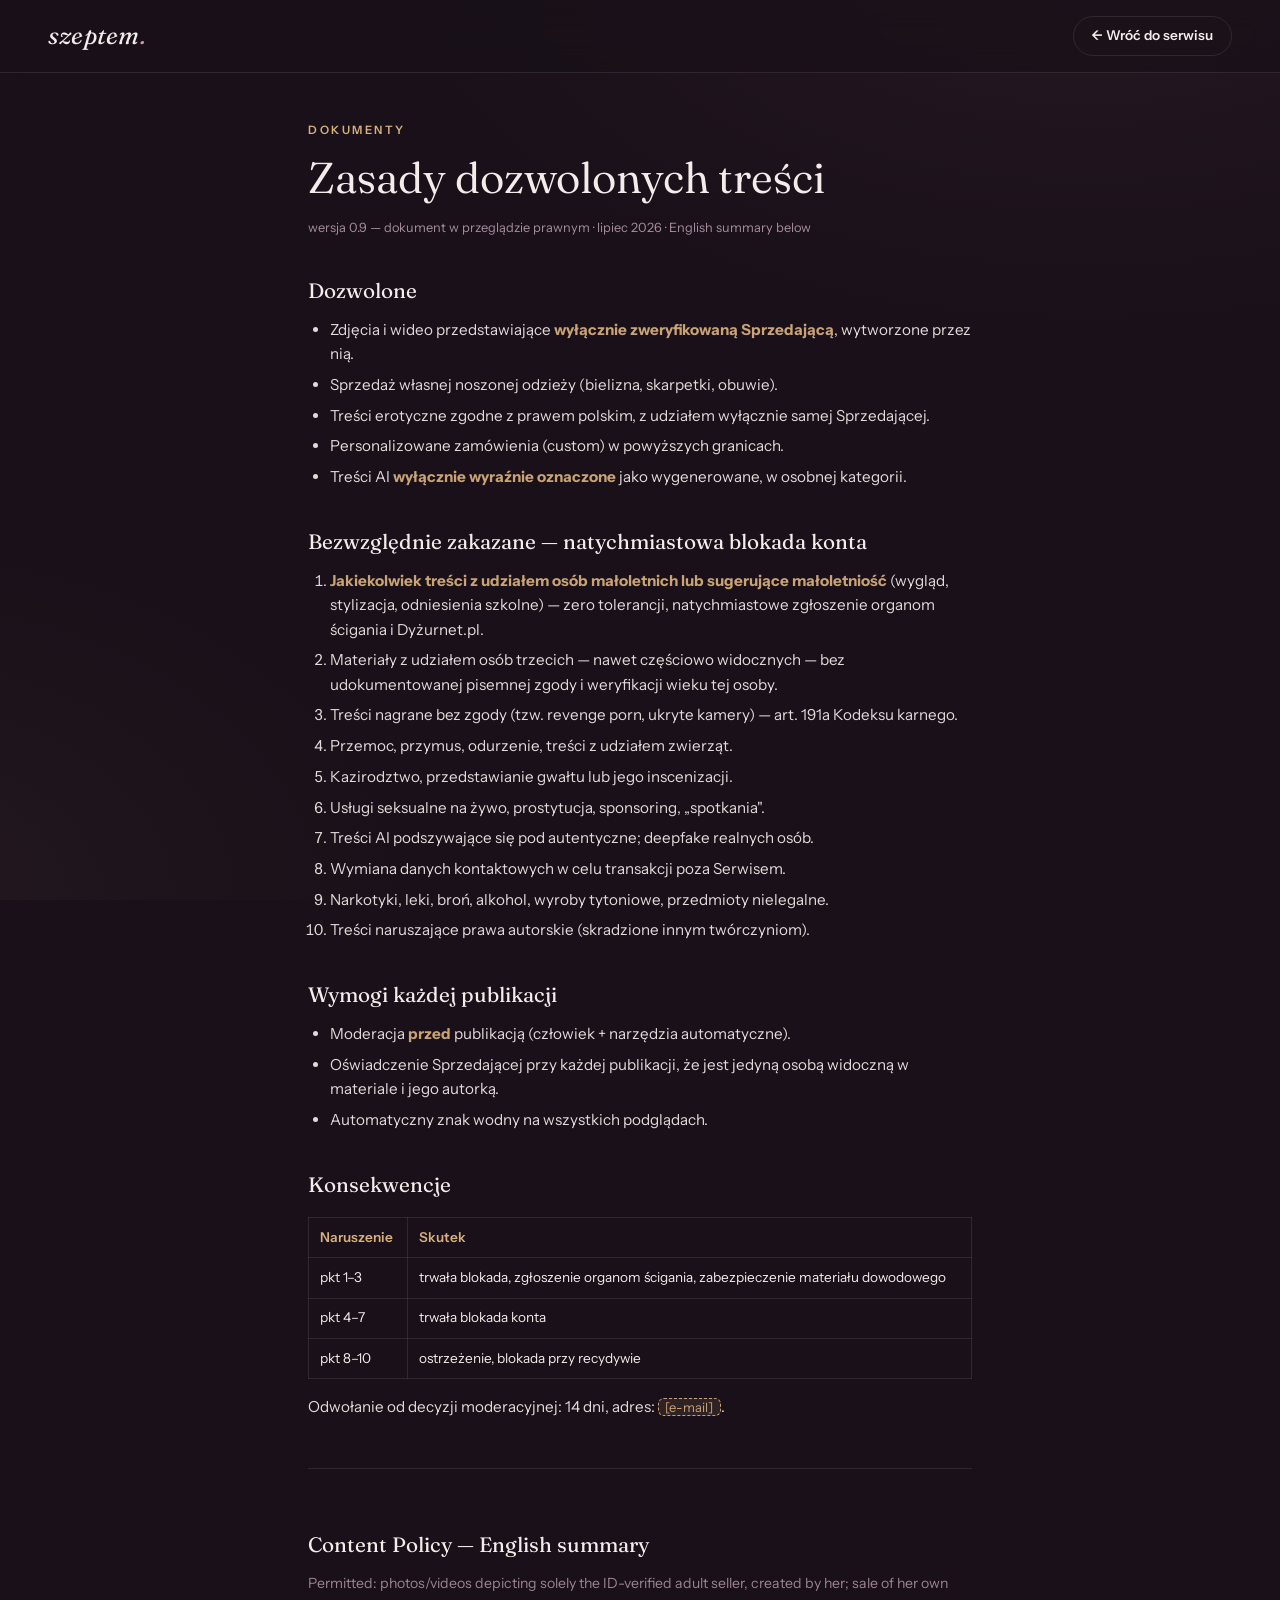
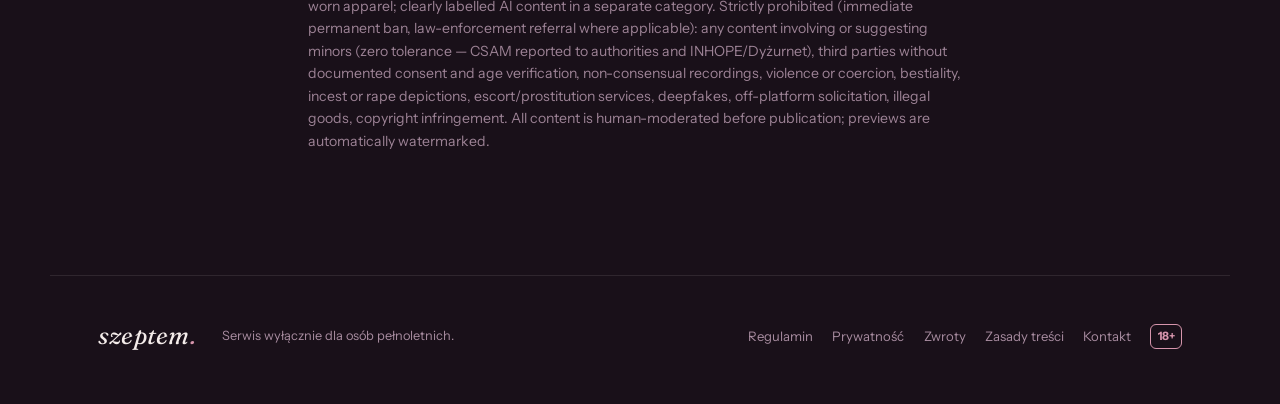
<file: tresci.html>
<!DOCTYPE html>
<html lang="pl">
<head>
<meta charset="UTF-8">
<meta name="viewport" content="width=device-width, initial-scale=1.0">
<title>Zasady dozwolonych treści / Content Policy — szeptem.</title>
<meta name="robots" content="noindex">
<meta name="theme-color" content="#191019">
<link rel="preconnect" href="https://fonts.googleapis.com">
<link rel="preconnect" href="https://fonts.gstatic.com" crossorigin>
<link href="https://fonts.googleapis.com/css2?family=Fraunces:ital,opsz,wght@0,9..144,300..700;1,9..144,300..700&family=Instrument+Sans:ital,wght@0,400..700;1,400..700&display=swap" rel="stylesheet">
<link rel="stylesheet" href="css/style.css">
<link rel="icon" href="data:image/svg+xml,%3Csvg%20xmlns='http://www.w3.org/2000/svg'%20viewBox='0%200%2064%2064'%3E%3Crect%20width='64'%20height='64'%20rx='14'%20fill='%23191019'/%3E%3Ctext%20x='32'%20y='45'%20font-family='Georgia,serif'%20font-style='italic'%20font-size='38'%20fill='%23d695ac'%20text-anchor='middle'%3Es.%3C/text%3E%3C/svg%3E">
</head>
<body>

<header class="topbar">
  <a class="wordmark" href="index.html">szeptem<span class="wordmark-dot">.</span></a>
  <nav class="nav"></nav>
  <div class="topbar-actions"><a class="btn btn-ghost btn-sm" href="index.html">← Wróć do serwisu</a></div>
</header>

<main class="legal-wrap">
  <p class="eyebrow">Dokumenty</p>
  <h1 class="h2">Zasady dozwolonych treści</h1>
  <p class="legal-meta">wersja 0.9 — dokument w przeglądzie prawnym · lipiec 2026 · English summary below</p>

  <article class="legal-content">
    <h2>Dozwolone</h2>
    <ul>
      <li>Zdjęcia i wideo przedstawiające <strong>wyłącznie zweryfikowaną Sprzedającą</strong>, wytworzone przez nią.</li>
      <li>Sprzedaż własnej noszonej odzieży (bielizna, skarpetki, obuwie).</li>
      <li>Treści erotyczne zgodne z prawem polskim, z udziałem wyłącznie samej Sprzedającej.</li>
      <li>Personalizowane zamówienia (custom) w powyższych granicach.</li>
      <li>Treści AI <strong>wyłącznie wyraźnie oznaczone</strong> jako wygenerowane, w osobnej kategorii.</li>
    </ul>

    <h2>Bezwzględnie zakazane — natychmiastowa blokada konta</h2>
    <ol>
      <li><strong>Jakiekolwiek treści z udziałem osób małoletnich lub sugerujące małoletniość</strong> (wygląd, stylizacja, odniesienia szkolne) — zero tolerancji, natychmiastowe zgłoszenie organom ścigania i Dyżurnet.pl.</li>
      <li>Materiały z udziałem osób trzecich — nawet częściowo widocznych — bez udokumentowanej pisemnej zgody i weryfikacji wieku tej osoby.</li>
      <li>Treści nagrane bez zgody (tzw. revenge porn, ukryte kamery) — art. 191a Kodeksu karnego.</li>
      <li>Przemoc, przymus, odurzenie, treści z udziałem zwierząt.</li>
      <li>Kazirodztwo, przedstawianie gwałtu lub jego inscenizacji.</li>
      <li>Usługi seksualne na żywo, prostytucja, sponsoring, „spotkania".</li>
      <li>Treści AI podszywające się pod autentyczne; deepfake realnych osób.</li>
      <li>Wymiana danych kontaktowych w celu transakcji poza Serwisem.</li>
      <li>Narkotyki, leki, broń, alkohol, wyroby tytoniowe, przedmioty nielegalne.</li>
      <li>Treści naruszające prawa autorskie (skradzione innym twórczyniom).</li>
    </ol>

    <h2>Wymogi każdej publikacji</h2>
    <ul>
      <li>Moderacja <strong>przed</strong> publikacją (człowiek + narzędzia automatyczne).</li>
      <li>Oświadczenie Sprzedającej przy każdej publikacji, że jest jedyną osobą widoczną w materiale i jego autorką.</li>
      <li>Automatyczny znak wodny na wszystkich podglądach.</li>
    </ul>

    <h2>Konsekwencje</h2>
    <table>
      <tr><th>Naruszenie</th><th>Skutek</th></tr>
      <tr><td>pkt 1–3</td><td>trwała blokada, zgłoszenie organom ścigania, zabezpieczenie materiału dowodowego</td></tr>
      <tr><td>pkt 4–7</td><td>trwała blokada konta</td></tr>
      <tr><td>pkt 8–10</td><td>ostrzeżenie, blokada przy recydywie</td></tr>
    </table>
    <p>Odwołanie od decyzji moderacyjnej: 14 dni, adres: <span class="legal-todo">[e-mail]</span>.</p>

    <div class="legal-en">
      <h2>Content Policy — English summary</h2>
      <p>Permitted: photos/videos depicting solely the ID-verified adult seller, created by her; sale of her own worn apparel; clearly labelled AI content in a separate category. Strictly prohibited (immediate permanent ban, law-enforcement referral where applicable): any content involving or suggesting minors (zero tolerance — CSAM reported to authorities and INHOPE/Dyżurnet), third parties without documented consent and age verification, non-consensual recordings, violence or coercion, bestiality, incest or rape depictions, escort/prostitution services, deepfakes, off-platform solicitation, illegal goods, copyright infringement. All content is human-moderated before publication; previews are automatically watermarked.</p>
    </div>
  </article>
</main>

<footer class="footer">
  <div class="wordmark">szeptem<span class="wordmark-dot">.</span></div>
  <p>Serwis wyłącznie dla osób pełnoletnich.</p>
  <nav class="footer-links">
    <a href="regulamin.html">Regulamin</a>
    <a href="prywatnosc.html">Prywatność</a>
    <a href="zwroty.html">Zwroty</a>
    <a href="tresci.html">Zasady treści</a>
    <a href="kontakt.html">Kontakt</a>
    <span class="badge-18">18+</span>
  </nav>
</footer>

</body>
</html>
</file>
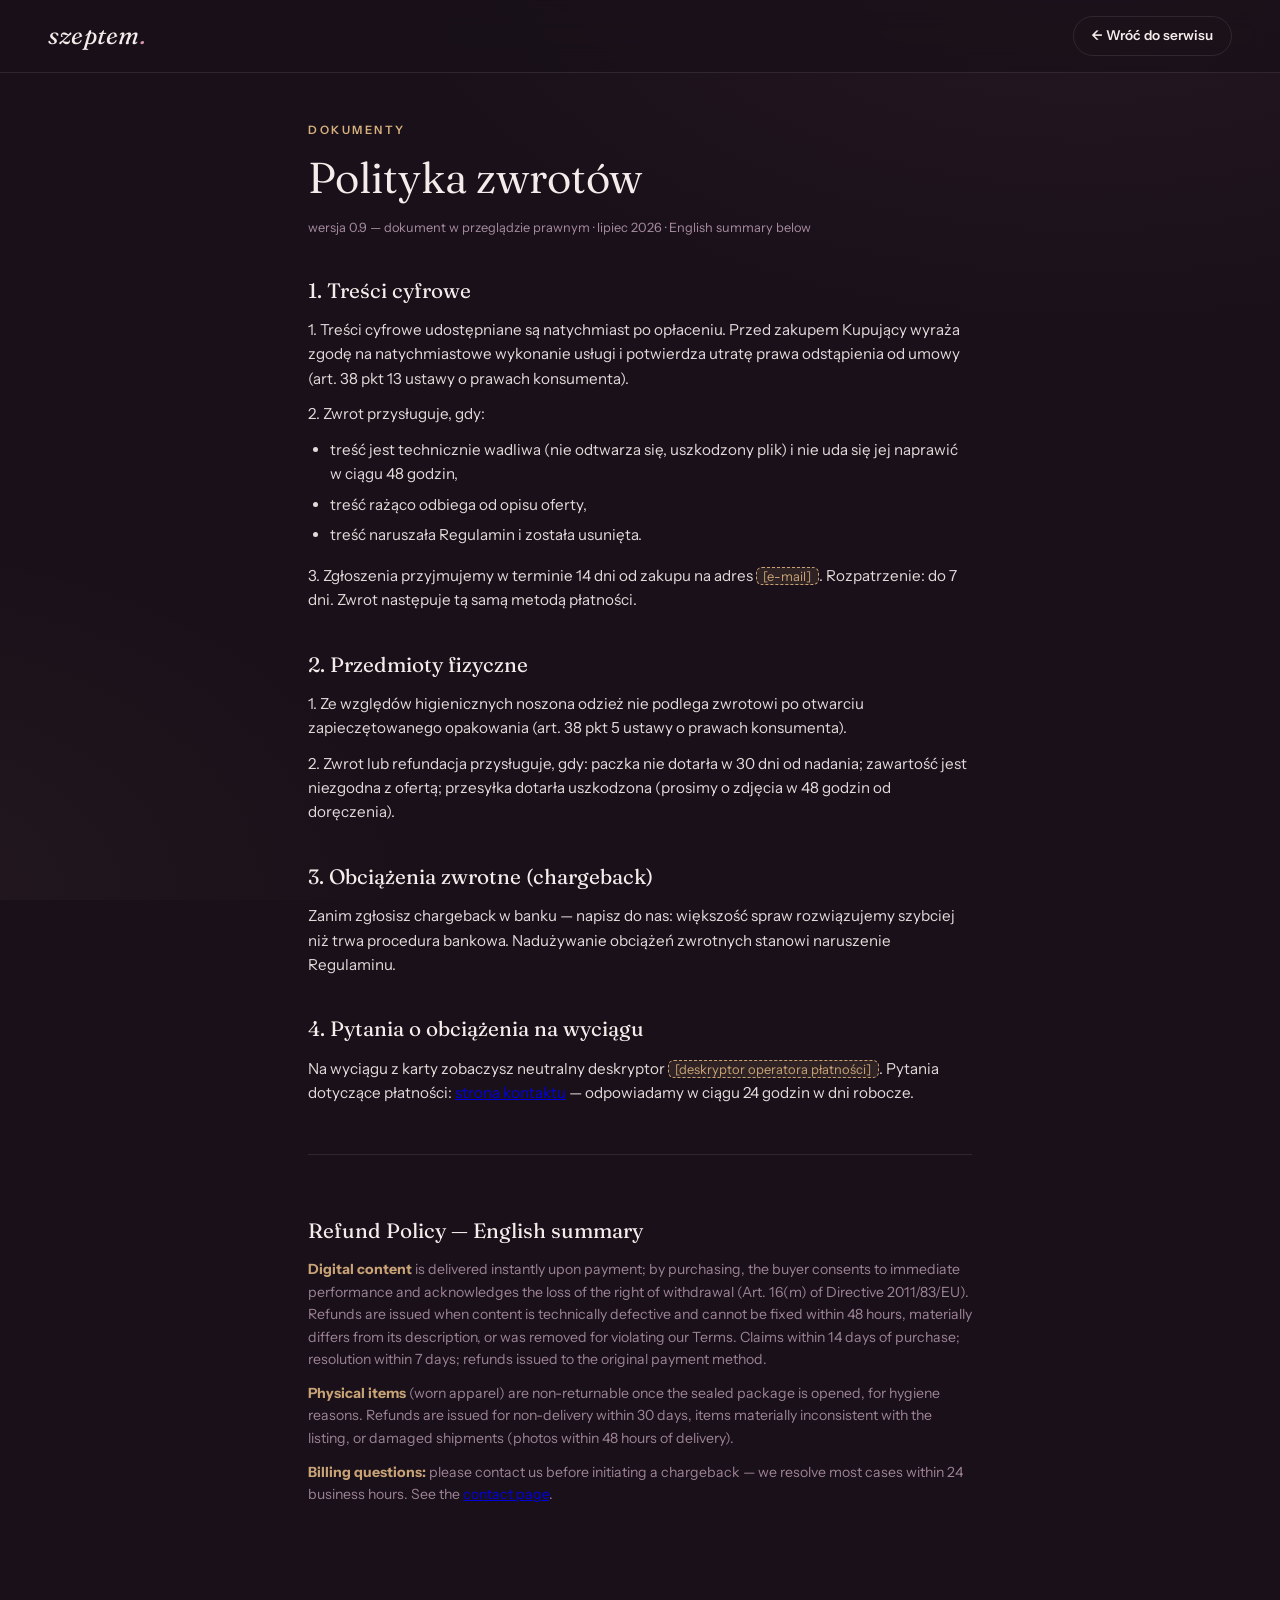
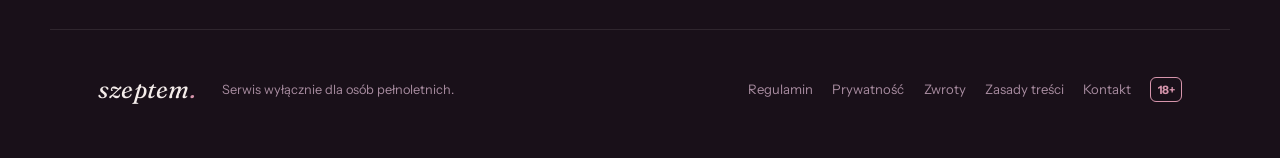
<file: zwroty.html>
<!DOCTYPE html>
<html lang="pl">
<head>
<meta charset="UTF-8">
<meta name="viewport" content="width=device-width, initial-scale=1.0">
<title>Polityka zwrotów / Refund Policy — szeptem.</title>
<meta name="robots" content="noindex">
<meta name="theme-color" content="#191019">
<link rel="preconnect" href="https://fonts.googleapis.com">
<link rel="preconnect" href="https://fonts.gstatic.com" crossorigin>
<link href="https://fonts.googleapis.com/css2?family=Fraunces:ital,opsz,wght@0,9..144,300..700;1,9..144,300..700&family=Instrument+Sans:ital,wght@0,400..700;1,400..700&display=swap" rel="stylesheet">
<link rel="stylesheet" href="css/style.css">
<link rel="icon" href="data:image/svg+xml,%3Csvg%20xmlns='http://www.w3.org/2000/svg'%20viewBox='0%200%2064%2064'%3E%3Crect%20width='64'%20height='64'%20rx='14'%20fill='%23191019'/%3E%3Ctext%20x='32'%20y='45'%20font-family='Georgia,serif'%20font-style='italic'%20font-size='38'%20fill='%23d695ac'%20text-anchor='middle'%3Es.%3C/text%3E%3C/svg%3E">
</head>
<body>

<header class="topbar">
  <a class="wordmark" href="index.html">szeptem<span class="wordmark-dot">.</span></a>
  <nav class="nav"></nav>
  <div class="topbar-actions"><a class="btn btn-ghost btn-sm" href="index.html">← Wróć do serwisu</a></div>
</header>

<main class="legal-wrap">
  <p class="eyebrow">Dokumenty</p>
  <h1 class="h2">Polityka zwrotów</h1>
  <p class="legal-meta">wersja 0.9 — dokument w przeglądzie prawnym · lipiec 2026 · English summary below</p>

  <article class="legal-content">
    <h2>1. Treści cyfrowe</h2>
    <p>1. Treści cyfrowe udostępniane są natychmiast po opłaceniu. Przed zakupem Kupujący wyraża zgodę na natychmiastowe wykonanie usługi i potwierdza utratę prawa odstąpienia od umowy (art. 38 pkt 13 ustawy o prawach konsumenta).</p>
    <p>2. Zwrot przysługuje, gdy:</p>
    <ul>
      <li>treść jest technicznie wadliwa (nie odtwarza się, uszkodzony plik) i nie uda się jej naprawić w ciągu 48 godzin,</li>
      <li>treść rażąco odbiega od opisu oferty,</li>
      <li>treść naruszała Regulamin i została usunięta.</li>
    </ul>
    <p>3. Zgłoszenia przyjmujemy w terminie 14 dni od zakupu na adres <span class="legal-todo">[e-mail]</span>. Rozpatrzenie: do 7 dni. Zwrot następuje tą samą metodą płatności.</p>

    <h2>2. Przedmioty fizyczne</h2>
    <p>1. Ze względów higienicznych noszona odzież nie podlega zwrotowi po otwarciu zapieczętowanego opakowania (art. 38 pkt 5 ustawy o prawach konsumenta).</p>
    <p>2. Zwrot lub refundacja przysługuje, gdy: paczka nie dotarła w 30 dni od nadania; zawartość jest niezgodna z ofertą; przesyłka dotarła uszkodzona (prosimy o zdjęcia w 48 godzin od doręczenia).</p>

    <h2>3. Obciążenia zwrotne (chargeback)</h2>
    <p>Zanim zgłosisz chargeback w banku — napisz do nas: większość spraw rozwiązujemy szybciej niż trwa procedura bankowa. Nadużywanie obciążeń zwrotnych stanowi naruszenie Regulaminu.</p>

    <h2>4. Pytania o obciążenia na wyciągu</h2>
    <p>Na wyciągu z karty zobaczysz neutralny deskryptor <span class="legal-todo">[deskryptor operatora płatności]</span>. Pytania dotyczące płatności: <a href="kontakt.html">strona kontaktu</a> — odpowiadamy w ciągu 24 godzin w dni robocze.</p>

    <div class="legal-en">
      <h2>Refund Policy — English summary</h2>
      <p><strong>Digital content</strong> is delivered instantly upon payment; by purchasing, the buyer consents to immediate performance and acknowledges the loss of the right of withdrawal (Art. 16(m) of Directive 2011/83/EU). Refunds are issued when content is technically defective and cannot be fixed within 48 hours, materially differs from its description, or was removed for violating our Terms. Claims within 14 days of purchase; resolution within 7 days; refunds issued to the original payment method.</p>
      <p><strong>Physical items</strong> (worn apparel) are non-returnable once the sealed package is opened, for hygiene reasons. Refunds are issued for non-delivery within 30 days, items materially inconsistent with the listing, or damaged shipments (photos within 48 hours of delivery).</p>
      <p><strong>Billing questions:</strong> please contact us before initiating a chargeback — we resolve most cases within 24 business hours. See the <a href="kontakt.html">contact page</a>.</p>
    </div>
  </article>
</main>

<footer class="footer">
  <div class="wordmark">szeptem<span class="wordmark-dot">.</span></div>
  <p>Serwis wyłącznie dla osób pełnoletnich.</p>
  <nav class="footer-links">
    <a href="regulamin.html">Regulamin</a>
    <a href="prywatnosc.html">Prywatność</a>
    <a href="zwroty.html">Zwroty</a>
    <a href="tresci.html">Zasady treści</a>
    <a href="kontakt.html">Kontakt</a>
    <span class="badge-18">18+</span>
  </nav>
</footer>

</body>
</html>
</file>
<file: css/style.css>
/* ═══════════════════════════════════════════════════════════
   szeptem. — design system „atłasowa noc"
   śliwkowa czerń · przygaszony róż · szampańskie złoto
   Fraunces (display, italic) + Instrument Sans (tekst)
   ═══════════════════════════════════════════════════════════ */

:root {
  --ink:     #191019;   /* tło — śliwkowa czerń, nie neutralna */
  --panel:   #221621;
  --panel-2: #2b1c29;
  --rose:    #d695ac;   /* atłasowy róż — akcent zmysłowy */
  --rose-soft: #b97a92;
  --gold:    #d8b07e;   /* szampańskie złoto — ceny, CTA */
  --cream:   #f4ecea;
  --muted:   #a88ca0;
  --line:    rgba(244, 236, 234, .10);
  --radius:  18px;
  --font-display: "Fraunces", Georgia, serif;
  --font-body: "Instrument Sans", system-ui, sans-serif;
}

* { margin: 0; padding: 0; box-sizing: border-box; }

html { scroll-behavior: smooth; }

body {
  background: var(--ink);
  color: var(--cream);
  font-family: var(--font-body);
  font-size: 16px;
  line-height: 1.6;
  min-height: 100vh;
  /* delikatna poświata w rogu — jak lampka nocna */
  background-image:
    radial-gradient(1200px 700px at 85% -10%, rgba(214, 149, 172, .07), transparent 60%),
    radial-gradient(900px 600px at -10% 100%, rgba(216, 176, 126, .05), transparent 60%);
  background-attachment: fixed;
}

::selection { background: var(--rose); color: var(--ink); }

/* ── typografia ── */

.wordmark {
  font-family: var(--font-display);
  font-style: italic;
  font-weight: 400;
  font-size: 1.55rem;
  letter-spacing: .01em;
  color: var(--cream);
  text-decoration: none;
}
.wordmark-dot { color: var(--rose); }
.wordmark-lg { font-size: 2.6rem; }

.display {
  font-family: var(--font-display);
  font-weight: 340;
  font-size: clamp(2.6rem, 6vw, 4.4rem);
  line-height: 1.04;
  letter-spacing: -.015em;
}
.display em, .h2 em {
  font-style: italic;
  color: var(--rose);
  font-weight: 380;
}

.h2 {
  font-family: var(--font-display);
  font-weight: 360;
  font-size: clamp(1.9rem, 4vw, 2.7rem);
  line-height: 1.12;
  margin-bottom: 1.6rem;
}

.eyebrow {
  font-size: .72rem;
  font-weight: 600;
  letter-spacing: .22em;
  text-transform: uppercase;
  color: var(--gold);
  margin-bottom: .9rem;
}

.lead {
  font-size: 1.1rem;
  color: var(--muted);
  max-width: 46ch;
}
.lead-narrow { margin-bottom: 2.5rem; }

/* ── przyciski ── */

.btn {
  display: inline-block;
  font-family: var(--font-body);
  font-size: .95rem;
  font-weight: 600;
  padding: .78rem 1.6rem;
  border-radius: 999px;
  border: 1px solid transparent;
  cursor: pointer;
  text-decoration: none;
  text-align: center;
  transition: transform .15s ease, background .2s ease, border-color .2s ease;
}
.btn:hover { transform: translateY(-1px); }
.btn:focus-visible { outline: 2px solid var(--rose); outline-offset: 3px; }

.btn-gold {
  background: linear-gradient(160deg, #e6c294, var(--gold));
  color: #241505;
}
.btn-ghost {
  background: transparent;
  border-color: var(--line);
  color: var(--cream);
}
.btn-ghost:hover { border-color: var(--rose-soft); }
.btn-sm { padding: .5rem 1.1rem; font-size: .85rem; }

/* ── bramka 18+ ── */

.agegate {
  position: fixed; inset: 0; z-index: 100;
  display: flex; align-items: center; justify-content: center;
  background: rgba(15, 8, 15, .8);
  backdrop-filter: blur(22px);
  -webkit-backdrop-filter: blur(22px);
  padding: 1.5rem;
}
.agegate.hidden { display: none; }

.agegate-card {
  max-width: 430px;
  text-align: center;
  background: var(--panel);
  border: 1px solid var(--line);
  border-radius: 24px;
  padding: 3rem 2.4rem 2.2rem;
  box-shadow: 0 40px 90px rgba(0,0,0,.5);
}
.agegate-lead {
  font-family: var(--font-display);
  font-size: 1.25rem;
  font-weight: 380;
  line-height: 1.35;
  margin: 1.4rem 0 .7rem;
}
.agegate-sub { color: var(--muted); font-size: .92rem; margin-bottom: 1.8rem; }
.agegate-actions { display: flex; flex-direction: column; gap: .7rem; }
.agegate-note { margin-top: 1.6rem; font-size: .75rem; color: var(--muted); opacity: .7; }

/* ── baner startowy ── */

.launch-banner {
  position: relative;
  z-index: 55;
  display: flex; align-items: center; justify-content: center; gap: 1rem;
  padding: .55rem 2.6rem .55rem 1rem;
  background: linear-gradient(90deg, #3a2336, #2b1c29);
  border-bottom: 1px solid var(--line);
  font-size: .88rem;
  text-align: center;
}
.launch-banner[hidden] { display: none; }
.launch-banner strong { color: var(--gold); font-weight: 700; }
.launch-banner a { color: var(--rose); font-weight: 600; text-decoration: none; white-space: nowrap; }
.launch-banner a:hover { text-decoration: underline; }
.launch-banner-close {
  position: absolute; right: .7rem; top: 50%;
  transform: translateY(-50%);
  background: none; border: none;
  color: var(--muted);
  font-size: 1.25rem; line-height: 1;
  cursor: pointer;
}
.launch-banner-close:hover { color: var(--cream); }

/* ── zapisy: pionierki + lista oczekujących ── */

.waitlist-card {
  background: var(--panel);
  border: 1px solid var(--line);
  border-radius: 24px;
  padding: 2.6rem;
  display: grid;
  grid-template-columns: 1.2fr .8fr;
  gap: 2rem;
  align-items: center;
}
.signup-form { display: flex; gap: .7rem; flex-wrap: wrap; }
.signup-form .input { flex: 1; min-width: 200px; }
.signup-done {
  font-family: var(--font-display);
  font-style: italic;
  font-size: 1.15rem;
  color: var(--gold);
}

.founding-box {
  margin-top: 2.6rem;
  background:
    radial-gradient(600px 300px at 90% -20%, rgba(214, 149, 172, .10), transparent 60%),
    var(--panel);
  border: 1px solid var(--rose-soft);
  border-radius: 24px;
  padding: 2.4rem;
}
.founding-box h3 {
  font-family: var(--font-display);
  font-weight: 400;
  font-size: 1.8rem;
  margin-bottom: .7rem;
}
.founding-box h3 em { font-style: italic; color: var(--rose); }
.founding-lead { color: var(--muted); max-width: 62ch; margin-bottom: 1.4rem; }
.founding-lead strong { color: var(--gold); }
.founding-form { flex-direction: column; align-items: flex-start; }
.founding-fields {
  display: grid;
  grid-template-columns: repeat(3, 1fr);
  gap: .7rem;
  width: 100%;
}
.founding-consent {
  display: flex; align-items: center; gap: .55rem;
  font-size: .84rem; color: var(--muted);
  margin: .3rem 0 .5rem;
  cursor: pointer;
}
.founding-consent input { accent-color: var(--rose); width: 16px; height: 16px; }

/* ── tryb nagrywania (?demo) — czysty kadr bez dopisków o prototypie ── */

body.demo .agegate,
body.demo .launch-banner,
body.demo .agegate-note,
body.demo .footer p,
body.demo .modal-note { display: none; }

/* ── nagłówek ── */

.topbar {
  position: sticky; top: 0; z-index: 50;
  display: flex; align-items: center; gap: 2.2rem;
  padding: 1rem clamp(1.2rem, 4vw, 3rem);
  background: rgba(25, 16, 25, .82);
  backdrop-filter: blur(14px);
  -webkit-backdrop-filter: blur(14px);
  border-bottom: 1px solid var(--line);
}
.nav { display: flex; gap: 1.6rem; flex: 1; }
.nav-link {
  color: var(--muted);
  text-decoration: none;
  font-size: .92rem;
  font-weight: 500;
  padding: .3rem 0;
  border-bottom: 1px solid transparent;
  transition: color .2s ease;
}
.nav-link:hover { color: var(--cream); }
.nav-link.active { color: var(--cream); border-bottom-color: var(--rose); }
.topbar-actions { display: flex; gap: .6rem; }

/* ── widoki ── */

.view { display: none; }
.view.active { display: block; animation: viewIn .35s ease; }
@keyframes viewIn { from { opacity: 0; transform: translateY(8px); } to { opacity: 1; transform: none; } }

.section {
  max-width: 1180px;
  margin: 0 auto;
  padding: 4rem clamp(1.2rem, 4vw, 3rem);
}
.section-more { text-align: center; margin-top: 2.4rem; }

/* ── hero ── */

.hero {
  max-width: 1180px;
  margin: 0 auto;
  padding: 4.5rem clamp(1.2rem, 4vw, 3rem) 3rem;
  display: grid;
  grid-template-columns: 1.15fr .85fr;
  gap: 3.5rem;
  align-items: center;
}
.hero-actions { display: flex; gap: .9rem; margin: 2rem 0 2.2rem; flex-wrap: wrap; }
.hero-copy .lead { margin-top: 1.4rem; }

.hero-props { list-style: none; display: grid; gap: .55rem; }
.hero-props li {
  color: var(--muted);
  font-size: .92rem;
  padding-left: 1.4rem;
  position: relative;
}
.hero-props li::before {
  content: "";
  position: absolute; left: 0; top: .52em;
  width: .55rem; height: .55rem;
  border-radius: 50%;
  background: radial-gradient(circle at 35% 35%, var(--rose), var(--rose-soft));
}

/* ── pasek liczb ── */

.strip {
  max-width: 1180px;
  margin: 0 auto;
  padding: 0 clamp(1.2rem, 4vw, 3rem);
  display: grid;
  grid-template-columns: repeat(4, 1fr);
  gap: 1px;
  background: var(--line);
  border-block: 1px solid var(--line);
}
.strip-item {
  background: var(--ink);
  padding: 1.6rem 1.2rem;
  display: flex; flex-direction: column; gap: .15rem;
}
.strip-item strong {
  font-family: var(--font-display);
  font-style: italic;
  font-weight: 420;
  font-size: 1.7rem;
  color: var(--gold);
}
.strip-item span { font-size: .84rem; color: var(--muted); }

/* ═══ SYGNATURA: karty za zasłoną ═══ */

.veil-card {
  position: relative;
  border-radius: var(--radius);
  overflow: hidden;
  aspect-ratio: 4 / 5;
  border: 1px solid var(--line);
  background: var(--panel);
  cursor: pointer;
  isolation: isolate;
}

/* abstrakcyjny „atłas" — plamy światła zamiast zdjęcia */
.veil-art {
  position: absolute; inset: 0;
  background:
    radial-gradient(60% 45% at var(--x1, 30%) var(--y1, 25%), var(--c1, #b97a92) 0%, transparent 70%),
    radial-gradient(55% 60% at var(--x2, 75%) var(--y2, 65%), var(--c2, #d8b07e) 0%, transparent 70%),
    radial-gradient(70% 55% at var(--x3, 45%) var(--y3, 90%), var(--c3, #6d3b57) 0%, transparent 75%),
    linear-gradient(200deg, #3a2336, #241522);
  filter: blur(4px) saturate(1.1);
  transform: scale(1.06);
  transition: filter .5s ease, transform .5s ease;
}

.veil-cover {
  position: absolute; inset: 0;
  display: flex; flex-direction: column; align-items: center; justify-content: center;
  gap: .4rem;
  text-align: center;
  background: rgba(25, 16, 25, .38);
  backdrop-filter: blur(14px);
  -webkit-backdrop-filter: blur(14px);
  color: var(--cream);
  transition: backdrop-filter .5s ease, background .5s ease, opacity .5s ease;
  padding: 1rem;
}
.veil-cover span { font-family: var(--font-display); font-style: italic; font-size: 1.05rem; }
.veil-cover small { font-size: .75rem; color: var(--muted); }
.icon-lock { color: var(--rose); opacity: .9; }

.veil-card:hover .veil-cover,
.veil-card:focus-visible .veil-cover {
  backdrop-filter: blur(5px);
  -webkit-backdrop-filter: blur(5px);
  background: rgba(25, 16, 25, .18);
}
.veil-card:hover .veil-art { filter: blur(1px) saturate(1.2); transform: scale(1.02); }
.veil-card:focus-visible { outline: 2px solid var(--rose); outline-offset: 3px; }

.veil-hero { box-shadow: 0 40px 80px rgba(0, 0, 0, .45); }

/* ── katalog: karty ofert ── */

.grid {
  display: grid;
  grid-template-columns: repeat(auto-fill, minmax(240px, 1fr));
  gap: 1.4rem;
  margin-top: 2rem;
}

.listing { display: flex; flex-direction: column; }
.listing .veil-card { aspect-ratio: 4 / 5; }

.listing-tag {
  position: absolute; top: .8rem; left: .8rem; z-index: 2;
  font-size: .68rem; font-weight: 600;
  letter-spacing: .14em; text-transform: uppercase;
  background: rgba(25, 16, 25, .65);
  border: 1px solid var(--line);
  color: var(--cream);
  padding: .28rem .7rem;
  border-radius: 999px;
  backdrop-filter: blur(6px);
}
.listing-price {
  position: absolute; bottom: .8rem; right: .8rem; z-index: 2;
  font-family: var(--font-display);
  font-style: italic;
  font-weight: 460;
  font-size: 1.06rem;
  background: linear-gradient(160deg, #e6c294, var(--gold));
  color: #241505;
  padding: .3rem .85rem;
  border-radius: 999px;
}

.listing-meta { display: flex; align-items: center; justify-content: space-between; padding: .8rem .25rem 0; gap: .6rem; }
.listing-title { font-size: .95rem; font-weight: 600; line-height: 1.3; }
.listing-seller {
  font-size: .82rem; color: var(--muted);
  text-decoration: none;
  display: inline-flex; align-items: center; gap: .3rem;
  white-space: nowrap;
}
.listing-seller:hover { color: var(--rose); }

.badge-verified {
  display: inline-flex; align-items: center; justify-content: center;
  width: .95rem; height: .95rem;
  border-radius: 50%;
  background: var(--rose);
  color: var(--ink);
  font-size: .6rem; font-weight: 700;
  flex-shrink: 0;
}

/* ── filtry ── */

.filters { display: flex; gap: .6rem; flex-wrap: wrap; margin-top: .5rem; }
.filter-chip {
  font-family: var(--font-body);
  font-size: .85rem; font-weight: 500;
  color: var(--muted);
  background: transparent;
  border: 1px solid var(--line);
  border-radius: 999px;
  padding: .45rem 1.1rem;
  cursor: pointer;
  transition: color .2s, border-color .2s, background .2s;
}
.filter-chip:hover { color: var(--cream); border-color: var(--rose-soft); }
.filter-chip.active {
  color: var(--ink);
  background: var(--rose);
  border-color: var(--rose);
  font-weight: 600;
}
.filter-chip:focus-visible { outline: 2px solid var(--rose); outline-offset: 2px; }

/* ── profil ── */

.profile-head {
  display: flex; gap: 1.8rem; align-items: center;
  margin-bottom: 2.5rem;
  flex-wrap: wrap;
}
.avatar {
  width: 108px; height: 108px;
  border-radius: 50%;
  border: 1px solid var(--line);
  background:
    radial-gradient(70% 70% at 30% 25%, var(--c1, #b97a92), transparent 75%),
    radial-gradient(70% 70% at 75% 80%, var(--c2, #d8b07e), transparent 75%),
    #2b1c29;
  filter: saturate(1.1);
  display: flex; align-items: center; justify-content: center;
  font-family: var(--font-display); font-style: italic;
  font-size: 2.4rem; color: rgba(244, 236, 234, .9);
  flex-shrink: 0;
}
.profile-name {
  font-family: var(--font-display);
  font-weight: 400;
  font-size: 2rem;
  display: flex; align-items: center; gap: .6rem;
}
.profile-name .badge-verified { width: 1.25rem; height: 1.25rem; font-size: .75rem; }
.profile-bio { color: var(--muted); max-width: 52ch; margin-top: .4rem; }
.profile-stats { display: flex; gap: 1.8rem; margin-top: .9rem; font-size: .88rem; color: var(--muted); }
.profile-stats b { color: var(--gold); font-weight: 600; }

.back-link {
  display: inline-block;
  color: var(--muted);
  text-decoration: none;
  font-size: .9rem;
  margin-bottom: 1.6rem;
}
.back-link:hover { color: var(--rose); }

/* ── kroki (dla sprzedawczyń) ── */

.steps {
  list-style: none;
  display: grid;
  grid-template-columns: repeat(3, 1fr);
  gap: 1.4rem;
  margin-top: 1rem;
  counter-reset: none;
}
.step {
  background: var(--panel);
  border: 1px solid var(--line);
  border-radius: var(--radius);
  padding: 1.8rem 1.6rem;
}
.step-no {
  font-family: var(--font-display);
  font-style: italic;
  font-size: 1.5rem;
  color: var(--rose);
  display: block;
  margin-bottom: .7rem;
}
.step h3 { font-family: var(--font-display); font-weight: 420; font-size: 1.25rem; margin-bottom: .5rem; }
.step p { font-size: .92rem; color: var(--muted); }

.seller-cta { margin-top: 2.6rem; display: flex; align-items: center; gap: 1.2rem; flex-wrap: wrap; }
.seller-cta-note { font-size: .85rem; color: var(--muted); }

/* ── bezpieczeństwo ── */

.safety-grid {
  display: grid;
  grid-template-columns: repeat(auto-fill, minmax(300px, 1fr));
  gap: 1.4rem;
  margin-top: 1rem;
}
.safety-card {
  background: var(--panel);
  border: 1px solid var(--line);
  border-radius: var(--radius);
  padding: 1.7rem 1.6rem;
}
.safety-card h3 { font-family: var(--font-display); font-weight: 420; font-size: 1.2rem; margin-bottom: .5rem; }
.safety-card p { font-size: .92rem; color: var(--muted); }

/* ── modal ── */

.modal-backdrop[hidden] { display: none; }
.modal-backdrop {
  position: fixed; inset: 0; z-index: 90;
  display: flex; align-items: center; justify-content: center;
  background: rgba(15, 8, 15, .72);
  backdrop-filter: blur(10px);
  -webkit-backdrop-filter: blur(10px);
  padding: 1.5rem;
}
.modal {
  position: relative;
  width: min(440px, 100%);
  background: var(--panel);
  border: 1px solid var(--line);
  border-radius: 24px;
  padding: 2.2rem;
  box-shadow: 0 40px 90px rgba(0,0,0,.5);
  animation: viewIn .25s ease;
}
.modal-close {
  position: absolute; top: .9rem; right: 1.1rem;
  background: none; border: none;
  color: var(--muted);
  font-size: 1.6rem; line-height: 1;
  cursor: pointer;
}
.modal-close:hover { color: var(--cream); }

.modal h3 { font-family: var(--font-display); font-weight: 400; font-size: 1.5rem; margin-bottom: .3rem; }
.modal .modal-seller { color: var(--muted); font-size: .9rem; margin-bottom: 1.4rem; }
.modal .modal-price {
  font-family: var(--font-display); font-style: italic;
  font-size: 2rem; color: var(--gold);
  margin-bottom: 1.4rem;
}
.btn-block { display: block; width: 100%; }
.modal-permo { font-size: 1rem; color: var(--muted); font-style: normal; }

/* subskrypcje */
.sub-benefits { list-style: none; display: grid; gap: .5rem; margin-bottom: 1.5rem; }
.sub-benefits li {
  font-size: .9rem;
  padding-left: 1.5rem;
  position: relative;
}
.sub-benefits li::before {
  content: "✓";
  position: absolute; left: 0;
  color: var(--rose);
  font-weight: 700;
}

/* napiwki */
.tip-amounts { display: flex; gap: .6rem; margin-bottom: 1.2rem; }
.tip-amount {
  flex: 1;
  font-family: var(--font-body);
  font-size: .95rem; font-weight: 600;
  padding: .65rem 0;
  border-radius: 12px;
  border: 1px solid var(--line);
  background: transparent;
  color: var(--cream);
  cursor: pointer;
  transition: border-color .2s, background .2s, color .2s;
}
.tip-amount:hover { border-color: var(--rose-soft); }
.tip-amount.active { background: var(--rose); border-color: var(--rose); color: var(--ink); }
.tip-custom { flex: 1; text-align: center; }
.chat-tip { margin-left: auto; }

/* onboarding: mock weryfikacji */
.kyc-drop {
  width: 100%;
  display: flex; flex-direction: column; align-items: center; justify-content: center;
  gap: .6rem;
  padding: 2.2rem 1rem;
  margin-bottom: 1rem;
  border: 2px dashed var(--line);
  border-radius: 16px;
  background: rgba(25, 16, 25, .4);
  color: var(--muted);
  font-family: var(--font-body);
  font-size: .9rem;
  cursor: pointer;
  transition: border-color .25s, color .25s;
}
.kyc-drop:hover { border-color: var(--rose-soft); color: var(--cream); }
.kyc-drop.scanning { border-color: var(--rose); color: var(--cream); cursor: default; }
.kyc-drop.done { border-color: var(--rose); color: var(--rose); border-style: solid; }
.kyc-progress {
  height: 4px;
  border-radius: 999px;
  background: rgba(244, 236, 234, .15);
  overflow: hidden;
  margin-bottom: 1rem;
}
.kyc-progress i {
  display: block; height: 100%; width: 0;
  background: var(--rose);
  animation: kycScan 1.5s ease forwards;
}
@keyframes kycScan { to { width: 100%; } }

.pay-options { display: grid; gap: .6rem; margin-bottom: 1.4rem; }
.pay-option {
  display: flex; align-items: center; justify-content: space-between;
  border: 1px solid var(--line);
  border-radius: 12px;
  padding: .8rem 1rem;
  font-size: .92rem;
  cursor: pointer;
  background: transparent;
  color: var(--cream);
  font-family: var(--font-body);
  transition: border-color .2s;
}
.pay-option:hover { border-color: var(--rose-soft); }
.pay-option small { color: var(--muted); }
.modal-note { font-size: .78rem; color: var(--muted); text-align: center; margin-top: 1rem; }

/* ═══ zajawki (shorts) ═══ */

.shorts-wrap {
  max-width: 1180px;
  margin: 0 auto;
  padding: 3rem clamp(1.2rem, 4vw, 3rem);
  display: grid;
  grid-template-columns: 1fr minmax(300px, 400px);
  gap: 3.5rem;
  align-items: start;
}
.shorts-intro { position: sticky; top: 96px; }
.shorts-hints { margin-top: 1.6rem; }

.shorts-feed {
  height: min(calc(100vh - 140px), 720px);
  overflow-y: auto;
  scroll-snap-type: y mandatory;
  display: flex;
  flex-direction: column;
  gap: 1rem;
  scrollbar-width: none;
}
.shorts-feed::-webkit-scrollbar { display: none; }

.short {
  position: relative;
  flex: 0 0 100%;
  scroll-snap-align: start;
  scroll-snap-stop: always;
  border-radius: 26px;
  overflow: hidden;
  border: 1px solid var(--line);
  background: var(--panel);
  isolation: isolate;
  filter: brightness(.7) saturate(.85);
  transition: filter .45s ease;
}
.short.playing { filter: none; }

/* „wideo" — atłas w ruchu, tylko gdy zajawka gra */
.short-video { position: absolute; inset: 0; overflow: hidden; }
.short-video .veil-art { filter: blur(6px) saturate(1.15); transform: scale(1.15); }
.short.playing .short-video .veil-art { animation: satinDrift 9s ease-in-out infinite alternate; }
@keyframes satinDrift {
  from { transform: scale(1.15) translate(-1.5%, 1%) rotate(-1deg); }
  to   { transform: scale(1.22) translate(2%, -2%) rotate(1.5deg); }
}
/* przesuwający się refleks światła */
.short-video::after {
  content: "";
  position: absolute; inset: -30%;
  background: linear-gradient(115deg, transparent 42%, rgba(244, 236, 234, .09) 50%, transparent 58%);
  transform: translateX(-60%);
}
.short.playing .short-video::after { animation: satinSheen 5.5s ease-in-out infinite; }
@keyframes satinSheen {
  0%, 15% { transform: translateX(-60%); }
  55%, 100% { transform: translateX(60%); }
}

/* znak wodny — estetyka i komunikat produktowy naraz */
.short-wm {
  position: absolute; inset: -35%;
  transform: rotate(-22deg);
  font-family: var(--font-display);
  font-style: italic;
  font-size: 1.5rem;
  line-height: 3.2;
  word-spacing: 2.2rem;
  color: rgba(244, 236, 234, .07);
  overflow: hidden;
  pointer-events: none;
  user-select: none;
}

.short-progress {
  position: absolute; top: .8rem; left: 1rem; right: 1rem; z-index: 5;
  height: 3px;
  border-radius: 999px;
  background: rgba(244, 236, 234, .18);
  overflow: hidden;
}
.short-progress i { display: block; height: 100%; width: 0; background: var(--rose); border-radius: 999px; }
.short.playing .short-progress i { animation: shortProgress var(--dur, 8s) linear forwards; }
@keyframes shortProgress { from { width: 0; } to { width: 100%; } }

.short-tag { top: 1.6rem; }

.short-tap { position: absolute; inset: 0; z-index: 2; cursor: pointer; }
.short-tap:focus-visible { outline: 2px solid var(--rose); outline-offset: -4px; border-radius: 26px; }

/* szyna akcji — polub / wyślij / wyświetlenia */
.short-rail {
  position: absolute; right: .8rem; bottom: 7.5rem; z-index: 4;
  display: flex; flex-direction: column; gap: .6rem;
}
.rail-btn {
  display: flex; flex-direction: column; align-items: center; gap: .18rem;
  width: 54px;
  padding: .55rem 0 .45rem;
  border-radius: 16px;
  border: 1px solid var(--line);
  background: rgba(25, 16, 25, .55);
  backdrop-filter: blur(8px);
  -webkit-backdrop-filter: blur(8px);
  color: var(--cream);
  font-family: var(--font-body);
  cursor: pointer;
  transition: border-color .2s, color .2s, transform .15s;
}
.rail-btn:hover { border-color: var(--rose-soft); transform: translateY(-1px); }
.rail-btn:focus-visible { outline: 2px solid var(--rose); outline-offset: 2px; }
.rail-btn b { font-size: .62rem; font-weight: 600; color: var(--muted); }
.rail-btn.liked { color: var(--rose); border-color: var(--rose); }
.rail-btn.liked b { color: var(--rose); }
.rail-views { cursor: default; }
.rail-views:hover { border-color: var(--line); transform: none; }

/* dolna nakładka: sprzedawczyni + opis + CTA */
.short-overlay {
  position: absolute; left: 0; right: 0; bottom: 0; z-index: 3;
  padding: 3.5rem 4.6rem 1.2rem 1.2rem;
  display: flex; flex-direction: column; gap: .5rem;
  background: linear-gradient(transparent, rgba(15, 8, 15, .82) 65%);
  pointer-events: none;
}
.short-overlay a, .short-overlay button { pointer-events: auto; }
.short-seller {
  display: inline-flex; align-items: center; gap: .55rem;
  align-self: flex-start;
  color: var(--cream);
  font-weight: 600; font-size: .95rem;
  text-decoration: none;
}
.short-seller:hover { color: var(--rose); }
.avatar-xs {
  width: 34px; height: 34px;
  font-size: 1.05rem;
  border-radius: 50%;
}
.short-caption { font-size: .9rem; line-height: 1.45; color: var(--cream); max-width: 34ch; }
.short-actions { display: flex; gap: .55rem; flex-wrap: wrap; margin-top: .3rem; }

/* zwiastun zajawek na stronie głównej */
.shorts-teaser {
  display: flex; gap: .9rem;
  overflow-x: auto;
  margin-top: 1.8rem;
  padding-bottom: .5rem;
  scrollbar-width: none;
}
.shorts-teaser::-webkit-scrollbar { display: none; }
.short-thumb {
  position: relative;
  flex: 0 0 142px;
  aspect-ratio: 9 / 16;
  border-radius: 16px;
  overflow: hidden;
  border: 1px solid var(--line);
  background: var(--panel);
  cursor: pointer;
  padding: 0;
  isolation: isolate;
  transition: transform .2s ease, border-color .2s ease;
}
.short-thumb:hover { transform: translateY(-3px); border-color: var(--rose-soft); }
.short-thumb:focus-visible { outline: 2px solid var(--rose); outline-offset: 3px; }
.short-thumb .veil-art { filter: blur(5px) saturate(1.1); transform: scale(1.1); }
.short-thumb-play {
  position: absolute; top: 50%; left: 50%; z-index: 2;
  transform: translate(-50%, -50%);
  width: 40px; height: 40px;
  border-radius: 50%;
  display: flex; align-items: center; justify-content: center;
  background: rgba(25, 16, 25, .55);
  border: 1px solid var(--line);
  backdrop-filter: blur(6px);
  color: var(--cream);
  transition: background .2s, color .2s;
}
.short-thumb:hover .short-thumb-play { background: var(--rose); color: var(--ink); }
.short-thumb-handle {
  position: absolute; left: 0; right: 0; bottom: 0; z-index: 2;
  display: flex; align-items: center; justify-content: center; gap: .3rem;
  padding: 1.4rem .5rem .55rem;
  font-family: var(--font-body);
  font-size: .74rem; font-weight: 600;
  color: var(--cream);
  background: linear-gradient(transparent, rgba(15, 8, 15, .8));
}
.short-thumb-handle .badge-verified { width: .8rem; height: .8rem; font-size: .5rem; }

/* ── katalog: wyszukiwarka + sortowanie ── */

.browse-controls {
  display: flex;
  gap: .8rem;
  margin: .4rem 0 1.1rem;
  flex-wrap: wrap;
}
.input-search { flex: 1; min-width: 220px; }
.input-sort { width: auto; min-width: 190px; }
.browse-empty { color: var(--muted); margin-top: 2rem; font-size: .95rem; }

/* ═══ strona oferty ═══ */

.listing-page {
  display: grid;
  grid-template-columns: minmax(300px, 440px) 1fr;
  gap: 2.8rem;
  align-items: start;
  margin-top: .5rem;
}
.listing-main { aspect-ratio: 4 / 5; cursor: default; }
.listing-thumbs { display: flex; gap: .7rem; margin-top: .7rem; }
.listing-thumb {
  position: relative;
  flex: 1;
  aspect-ratio: 1;
  border-radius: 12px;
  overflow: hidden;
  border: 1px solid var(--line);
  background: var(--panel);
  cursor: pointer;
  padding: 0;
  isolation: isolate;
  transition: border-color .2s, transform .2s;
}
.listing-thumb:hover { transform: translateY(-2px); border-color: var(--rose-soft); }
.listing-thumb.active { border-color: var(--rose); }
.listing-thumb:focus-visible { outline: 2px solid var(--rose); outline-offset: 2px; }
.listing-thumb .veil-art { filter: blur(4px) saturate(1.1); }

.listing-h { margin-bottom: .6rem; }
.listing-page-price {
  font-family: var(--font-display);
  font-style: italic;
  font-weight: 460;
  font-size: 2.1rem;
  color: var(--gold);
  margin-bottom: 1rem;
}
.listing-desc { color: var(--muted); max-width: 52ch; margin-bottom: 1.6rem; }
.listing-cta { margin-bottom: 1.8rem; }

.seller-mini {
  display: flex; align-items: center; gap: .8rem;
  background: var(--panel);
  border: 1px solid var(--line);
  border-radius: 14px;
  padding: .9rem 1.1rem;
  max-width: 440px;
}
.seller-mini-meta { flex: 1; min-width: 0; display: grid; gap: .05rem; }
.seller-mini-meta a {
  color: var(--cream); font-weight: 600; font-size: .95rem;
  text-decoration: none;
  display: inline-flex; align-items: center; gap: .35rem;
}
.seller-mini-meta a:hover { color: var(--rose); }
.seller-mini-meta > span { font-size: .78rem; color: var(--muted); }

.listing-reviews { margin-top: 3rem; }
.listing-reviews h3, .listing-more h3 {
  font-family: var(--font-display);
  font-weight: 420;
  font-size: 1.35rem;
  margin-bottom: 1rem;
}
.review {
  border-bottom: 1px solid var(--line);
  padding: 1rem 0;
  max-width: 640px;
}
.review:last-of-type { border-bottom: none; }
.review-head {
  display: flex; align-items: center; gap: .7rem;
  font-size: .88rem;
  margin-bottom: .35rem;
}
.review-head b { color: var(--cream); }
.review-head span { color: var(--muted); font-size: .78rem; }
.review p { color: var(--muted); font-size: .92rem; }
.stars { color: var(--gold); letter-spacing: .1em; font-size: .85rem; }
.listing-more { margin-top: 3rem; }

/* ═══ wiadomości ═══ */

.chat-shell {
  display: grid;
  grid-template-columns: minmax(220px, 300px) 1fr;
  gap: 1rem;
  min-height: 460px;
  margin-top: .5rem;
}
.chat-list {
  background: var(--panel);
  border: 1px solid var(--line);
  border-radius: var(--radius);
  padding: .7rem;
  display: flex; flex-direction: column; gap: .4rem;
  overflow-y: auto;
  max-height: 560px;
}
.chat-none { color: var(--muted); font-size: .85rem; padding: .8rem; }
.chat-item {
  display: flex; align-items: center; gap: .7rem;
  background: transparent;
  border: 1px solid transparent;
  border-radius: 12px;
  padding: .6rem .7rem;
  cursor: pointer;
  text-align: left;
  font-family: var(--font-body);
  color: var(--cream);
  transition: background .2s, border-color .2s;
}
.chat-item:hover { background: var(--panel-2); }
.chat-item.active { background: var(--panel-2); border-color: var(--rose-soft); }
.chat-item-meta { min-width: 0; display: grid; gap: .05rem; }
.chat-item-meta b { font-size: .9rem; }
.chat-item-meta span {
  font-size: .76rem; color: var(--muted);
  white-space: nowrap; overflow: hidden; text-overflow: ellipsis;
}

.chat-pane {
  background: var(--panel);
  border: 1px solid var(--line);
  border-radius: var(--radius);
  display: flex; flex-direction: column;
  max-height: 560px;
}
.chat-empty {
  flex: 1;
  display: flex; flex-direction: column; align-items: center; justify-content: center;
  gap: 1rem;
  color: var(--muted);
  padding: 2rem;
  text-align: center;
}
.chat-head {
  display: flex; align-items: center; gap: .7rem;
  padding: .9rem 1.1rem;
  border-bottom: 1px solid var(--line);
}
.chat-head a {
  color: var(--cream); font-weight: 600; text-decoration: none;
  display: inline-flex; align-items: center; gap: .35rem;
}
.chat-head a:hover { color: var(--rose); }
.chat-back {
  background: none; border: none;
  color: var(--muted);
  font-size: 1.2rem;
  cursor: pointer;
  padding: .2rem .4rem;
  display: none;
}
.chat-msgs {
  flex: 1;
  overflow-y: auto;
  padding: 1.1rem;
  display: flex; flex-direction: column; gap: .55rem;
}
.msg {
  max-width: 72%;
  padding: .6rem .9rem;
  border-radius: 16px;
  font-size: .92rem;
  line-height: 1.45;
}
.msg.me {
  align-self: flex-end;
  background: linear-gradient(160deg, #e6c294, var(--gold));
  color: #241505;
  border-bottom-right-radius: 5px;
}
.msg.her {
  align-self: flex-start;
  background: var(--panel-2);
  border: 1px solid var(--line);
  border-bottom-left-radius: 5px;
}
.chat-form {
  display: flex; gap: .6rem;
  padding: .9rem 1.1rem;
  border-top: 1px solid var(--line);
}
.chat-form .input { flex: 1; }

/* ═══ dzwonek powiadomień ═══ */

.bell-wrap { position: relative; display: inline-flex; }
.bell {
  position: relative;
  display: inline-flex; align-items: center; justify-content: center;
  width: 36px; height: 36px;
  border-radius: 50%;
  background: transparent;
  border: 1px solid var(--line);
  color: var(--muted);
  cursor: pointer;
  transition: color .2s, border-color .2s;
}
.bell:hover { color: var(--cream); border-color: var(--rose-soft); }
.bell:focus-visible { outline: 2px solid var(--rose); outline-offset: 2px; }
.bell-badge {
  position: absolute; top: -4px; right: -4px;
  min-width: 17px; height: 17px;
  border-radius: 999px;
  background: var(--rose);
  color: var(--ink);
  font-size: .64rem; font-weight: 700;
  display: flex; align-items: center; justify-content: center;
  padding: 0 4px;
}
.bell-menu {
  position: absolute; top: calc(100% + .6rem); right: 0; z-index: 70;
  width: min(320px, 84vw);
  background: var(--panel);
  border: 1px solid var(--line);
  border-radius: 16px;
  padding: .5rem;
  box-shadow: 0 24px 60px rgba(0, 0, 0, .5);
  display: flex; flex-direction: column; gap: .2rem;
  max-height: 340px;
  overflow-y: auto;
}
.bell-item {
  background: transparent;
  border: none;
  border-radius: 10px;
  color: var(--cream);
  font-family: var(--font-body);
  font-size: .86rem;
  text-align: left;
  padding: .65rem .8rem;
  cursor: pointer;
}
.bell-item:hover { background: var(--panel-2); }
.bell-item.unread { border-left: 2px solid var(--rose); background: var(--panel-2); }
.bell-none { color: var(--muted); font-size: .84rem; padding: .8rem; }

/* ── profil: akcje ── */

.profile-actions { display: flex; gap: .6rem; margin-top: 1.1rem; flex-wrap: wrap; }
.follow-btn.following { border-color: var(--rose); color: var(--rose); }

/* ═══ panel sprzedawczyni ═══ */

.panel-head { display: flex; align-items: center; gap: 1.3rem; margin-bottom: .6rem; }
.panel-head .avatar { width: 76px; height: 76px; font-size: 1.9rem; }
.panel-sub { color: var(--muted); font-size: .9rem; margin-top: .2rem; }
.panel-sub a { color: var(--rose); text-decoration: none; }
.panel-sub a:hover { text-decoration: underline; }

.panel-stats {
  display: grid;
  grid-template-columns: repeat(auto-fit, minmax(170px, 1fr));
  gap: 1rem;
  margin-top: 1.6rem;
}
.stat-tile {
  background: var(--panel);
  border: 1px solid var(--line);
  border-radius: var(--radius);
  padding: 1.1rem 1.2rem;
}
.stat-tile strong {
  display: block;
  font-family: var(--font-display);
  font-style: italic;
  font-weight: 420;
  font-size: 1.5rem;
  color: var(--gold);
}
.stat-tile span { font-size: .8rem; color: var(--muted); }

.panel-cols {
  display: grid;
  grid-template-columns: 1.25fr .75fr;
  gap: 1rem;
  margin: 1rem 0;
}
.panel-card {
  background: var(--panel);
  border: 1px solid var(--line);
  border-radius: var(--radius);
  padding: 1.6rem;
  margin-top: 1rem;
}
.panel-cols .panel-card { margin-top: 0; }
.panel-card h3 { font-family: var(--font-display); font-weight: 420; font-size: 1.25rem; margin-bottom: .4rem; }
.panel-hint { font-size: .8rem; color: var(--muted); margin: .5rem 0 1.1rem; }

.field { margin-bottom: 1.1rem; }
.field label { display: block; font-size: .8rem; font-weight: 600; color: var(--muted); margin-bottom: .4rem; }
.field label b { color: var(--cream); font-weight: 600; }
.field-note { display: block; text-align: right; font-size: .72rem; color: var(--muted); margin-top: .3rem; }

.input {
  width: 100%;
  background: rgba(25, 16, 25, .6);
  border: 1px solid var(--line);
  border-radius: 10px;
  color: var(--cream);
  font-family: var(--font-body);
  font-size: .92rem;
  padding: .65rem .85rem;
}
.input:focus-visible { outline: 2px solid var(--rose); outline-offset: 1px; }
textarea.input { resize: vertical; min-height: 84px; }
select.input option { background: var(--panel); color: var(--cream); }
input[type="range"] { width: 100%; accent-color: var(--rose); }

.panel-preview { display: flex; flex-direction: column; align-items: flex-start; gap: .4rem; }
.draft-preview {
  position: relative;
  width: min(210px, 100%);
  aspect-ratio: 9 / 16;
  border-radius: 16px;
  overflow: hidden;
  border: 1px solid var(--line);
  isolation: isolate;
  margin: .4rem 0 .7rem;
}
.draft-preview .veil-art { filter: blur(5px) saturate(1.15); transform: scale(1.12); }
.draft-preview .short-wm { font-size: 1.1rem; line-height: 3; }

/* wykres skuteczności zajawek (paleta zwalidowana na #221621) */
.panel-chart { margin-top: 1rem; }
.chart { width: 100%; height: auto; display: block; margin: .5rem 0 .3rem; }
.chart-grid { stroke: rgba(244, 236, 234, .09); stroke-width: 1; }
.chart-x, .chart-y {
  fill: var(--muted);
  font-size: 10px;
  font-family: "Instrument Sans", system-ui, sans-serif;
}
.chart-legend {
  display: flex; gap: 1.4rem; flex-wrap: wrap;
  font-size: .8rem; color: var(--muted);
  margin-top: .5rem;
}
.chart-legend span { display: inline-flex; align-items: center; gap: .45rem; }
.chart-legend i { width: 11px; height: 11px; border-radius: 3px; display: inline-block; }
.funnel {
  display: flex; align-items: center; gap: .8rem;
  flex-wrap: wrap;
  margin-top: .8rem;
  padding-top: 1rem;
  border-top: 1px solid var(--line);
}
.funnel-step { display: grid; gap: .05rem; }
.funnel-step b {
  font-family: var(--font-display);
  font-style: italic;
  font-weight: 440;
  font-size: 1.25rem;
  color: var(--gold);
}
.funnel-step span { font-size: .76rem; color: var(--muted); }
.funnel-arrow { color: var(--rose); font-size: .88rem; font-weight: 600; }

.myshorts { list-style: none; display: grid; gap: .7rem; margin-top: 1rem; }
.myshort-row {
  display: flex; align-items: center; gap: .9rem;
  background: var(--panel-2);
  border: 1px solid var(--line);
  border-radius: 12px;
  padding: .7rem .9rem;
}
.myshort-veil {
  position: relative;
  flex: 0 0 42px;
  aspect-ratio: 9 / 16;
  border-radius: 8px;
  overflow: hidden;
  border: 1px solid var(--line);
  isolation: isolate;
}
.myshort-veil .veil-art { filter: blur(3px) saturate(1.1); }
.myshort-meta { flex: 1; min-width: 0; display: grid; gap: .1rem; }
.myshort-caption { font-size: .9rem; font-weight: 600; white-space: nowrap; overflow: hidden; text-overflow: ellipsis; }
.myshort-stats { font-size: .76rem; color: var(--muted); }
.badge-status {
  font-size: .64rem; font-weight: 700;
  letter-spacing: .1em; text-transform: uppercase;
  padding: .24rem .6rem;
  border-radius: 999px;
  white-space: nowrap;
}
.badge-status.live { background: var(--rose); color: var(--ink); }
.badge-status.mod { border: 1px solid var(--gold); color: var(--gold); }
.myshort-del {
  background: none;
  border: 1px solid var(--line);
  color: var(--muted);
  border-radius: 999px;
  padding: .35rem .85rem;
  font-family: var(--font-body);
  font-size: .78rem;
  cursor: pointer;
  transition: color .2s, border-color .2s;
}
.myshort-del:hover { color: #e08a8a; border-color: #e08a8a; }
.panel-empty { color: var(--muted); font-size: .9rem; margin-top: .8rem; }

/* ── toast ── */
.toast {
  position: fixed; bottom: 4.6rem; left: 50%; z-index: 95;
  transform: translate(-50%, 12px);
  background: var(--panel-2);
  border: 1px solid var(--line);
  color: var(--cream);
  font-size: .88rem;
  padding: .7rem 1.3rem;
  border-radius: 999px;
  box-shadow: 0 18px 50px rgba(0, 0, 0, .45);
  opacity: 0;
  pointer-events: none;
  transition: opacity .25s ease, transform .25s ease;
}
.toast.show { opacity: 1; transform: translate(-50%, 0); }

/* ── chip zalogowanego użytkownika ── */
.user-chip {
  display: inline-flex; align-items: center; gap: .5rem;
  font-size: .88rem; font-weight: 600;
  color: var(--cream);
}
.user-chip .avatar-xs { width: 30px; height: 30px; font-size: .95rem; }
.user-chip-name { font-style: normal; }

/* ═══ podstrony dokumentów ═══ */

.pioneer-spots { color: var(--rose); font-weight: 600; }

.legal-wrap {
  max-width: 760px;
  margin: 0 auto;
  padding: 3rem clamp(1.2rem, 4vw, 3rem) 4rem;
}
.legal-meta {
  font-size: .8rem;
  color: var(--muted);
  margin: -.6rem 0 2.2rem;
}
.legal-content h2 {
  font-family: var(--font-display);
  font-weight: 420;
  font-size: 1.3rem;
  margin: 2.2rem 0 .7rem;
}
.legal-content p, .legal-content li {
  font-size: .95rem;
  color: var(--cream);
  opacity: .92;
  margin-bottom: .7rem;
}
.legal-content ul, .legal-content ol { padding-left: 1.4rem; margin-bottom: 1rem; }
.legal-content li { margin-bottom: .4rem; }
.legal-content strong { color: var(--gold); }
.legal-content table {
  width: 100%;
  border-collapse: collapse;
  font-size: .85rem;
  margin: 1rem 0;
}
.legal-content th, .legal-content td {
  border: 1px solid var(--line);
  padding: .55rem .7rem;
  text-align: left;
  vertical-align: top;
}
.legal-content th { color: var(--gold); font-weight: 600; }
.legal-todo {
  background: rgba(216, 176, 126, .12);
  border: 1px dashed var(--gold);
  border-radius: 6px;
  padding: 0 .4rem;
  color: var(--gold);
  font-size: .85em;
  white-space: nowrap;
}
.legal-en {
  margin-top: 3rem;
  padding-top: 1.5rem;
  border-top: 1px solid var(--line);
}
.legal-en p, .legal-en li { color: var(--muted); font-size: .88rem; }

/* ── stopka ── */

.footer {
  max-width: 1180px;
  margin: 3rem auto 0;
  padding: 2.5rem clamp(1.2rem, 4vw, 3rem) 3rem;
  border-top: 1px solid var(--line);
  display: flex; align-items: center; gap: 1.6rem; flex-wrap: wrap;
}
.footer p { font-size: .8rem; color: var(--muted); flex: 1; min-width: 240px; }
.footer-links { display: flex; align-items: center; gap: 1.2rem; }
.footer-links a { color: var(--muted); font-size: .82rem; text-decoration: none; }
.footer-links a:hover { color: var(--rose); }
.badge-18 {
  font-size: .72rem; font-weight: 700;
  border: 1.5px solid var(--rose);
  color: var(--rose);
  border-radius: 6px;
  padding: .15rem .4rem;
}

/* ── responsywność ── */

@media (max-width: 900px) {
  .hero { grid-template-columns: 1fr; padding-top: 3rem; }
  .hero-visual { max-width: 380px; }
  .strip { grid-template-columns: repeat(2, 1fr); }
  .steps { grid-template-columns: 1fr; }
  .nav { display: none; }
  .shorts-wrap { grid-template-columns: 1fr; gap: 1.6rem; padding-top: 1.4rem; }
  .shorts-intro { position: static; }
  .shorts-intro .lead, .shorts-hints { display: none; }
  .shorts-intro .h2 { margin-bottom: 0; font-size: 1.5rem; }
  .shorts-feed { height: calc(100dvh - 215px); }
  .panel-cols { grid-template-columns: 1fr; }
  .panel-stats { grid-template-columns: repeat(2, 1fr); }
  .listing-page { grid-template-columns: 1fr; gap: 1.8rem; }
  .waitlist-card { grid-template-columns: 1fr; padding: 1.8rem; }
  .founding-fields { grid-template-columns: 1fr; }
  .chat-shell { grid-template-columns: 1fr; }
  .chat-pane { display: none; min-height: 420px; }
  .chat-shell.show-pane .chat-pane { display: flex; }
  .chat-shell.show-pane .chat-list { display: none; }
  .chat-back { display: block; }
}

@media (max-width: 560px) {
  .user-chip-name { display: none; }
}

@media (max-width: 560px) {
  .topbar { gap: 1rem; }
  .strip { grid-template-columns: 1fr 1fr; }
  .grid { grid-template-columns: repeat(auto-fill, minmax(160px, 1fr)); gap: 1rem; }
}

/* nawigacja mobilna — dolny pasek */
@media (max-width: 900px) {
  .mobile-nav {
    position: fixed; bottom: 0; left: 0; right: 0; z-index: 60;
    display: flex;
    background: rgba(25, 16, 25, .92);
    backdrop-filter: blur(14px);
    border-top: 1px solid var(--line);
  }
  .mobile-nav a {
    flex: 1; text-align: center;
    padding: .85rem .2rem;
    font-size: .78rem; font-weight: 500;
    color: var(--muted); text-decoration: none;
  }
  .mobile-nav a.active { color: var(--rose); }
  body { padding-bottom: 3.2rem; }
}
@media (min-width: 901px) { .mobile-nav { display: none; } }

@media (prefers-reduced-motion: reduce) {
  *, *::before, *::after { animation: none !important; transition: none !important; }
  html { scroll-behavior: auto; }
}
</file>
